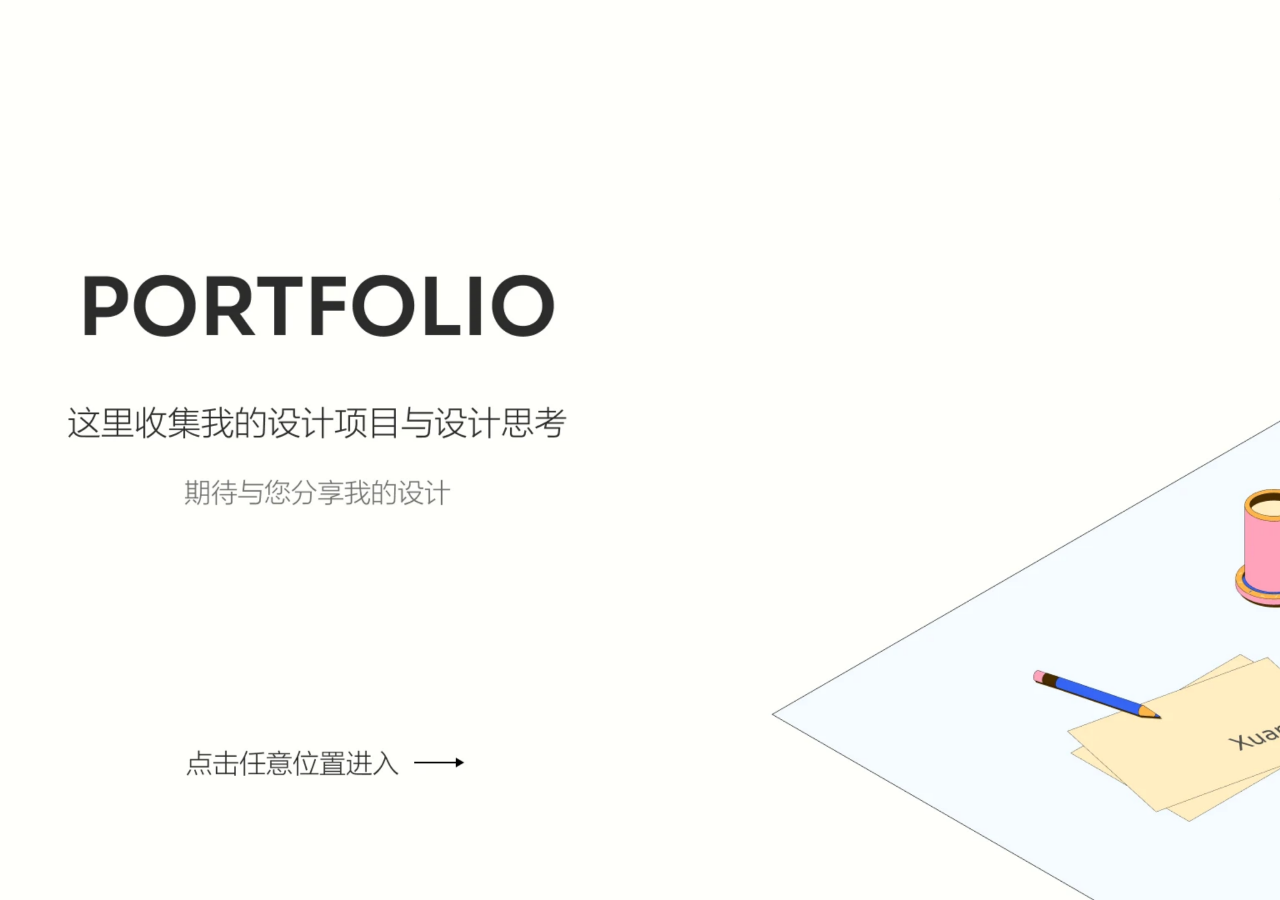
<file: index.html>
<!doctype html>
<html lang="zh-CN">
  <head>
    <meta charset="utf-8" />
    <meta name="viewport" content="width=device-width, initial-scale=1" />
    <title>Portfolio Scene</title>
    <link rel="stylesheet" href="./styles.css" />
    <link rel="stylesheet" href="./page-transition.css" />
  </head>
  <body>
    <main class="viewport" aria-label="Portfolio scene">
      <div class="scene-stage">
        <img
          class="scene"
          src="./assets/scene.webp"
          alt="Portfolio cover and entrance scene"
          width="3840"
          height="1462"
          draggable="false" decoding="async"
        />
        <button
          class="view1-button"
          style="--x: 1971px; --y: 124px; --w: 40px; --h: 40px"
          type="button"
          data-view="cover"
          aria-label="Back to cover"
        >
          <img src="./assets/back-button.webp" alt="" draggable="false" decoding="async" />
        </button>
        <button
          class="entry-object"
          style="--x: 2030.994px; --y: 127px; --w: 338.055px; --h: 435.459px; --asset: url('./assets/project-1.webp')"
          type="button"
          data-entry="project-1"
          data-href="project-1/"
          aria-label="Project 1"
        >
          <span class="entry-ghost" aria-hidden="true"></span>
          <img class="entry-art" src="./assets/project-1.webp" alt="" draggable="false" decoding="async" />
        </button>
        <button
          class="entry-object"
          style="--x: 2223.994px; --y: 623px; --w: 291.025px; --h: 249.764px; --asset: url('./assets/project-2.webp')"
          type="button"
          data-entry="project-2"
          data-href="project-2/"
          aria-label="Project 2"
        >
          <span class="entry-ghost" aria-hidden="true"></span>
          <img class="entry-art" src="./assets/project-2.webp" alt="" draggable="false" decoding="async" />
        </button>
        <button
          class="entry-object"
          style="--x: 2459.994px; --y: 266px; --w: 343.137px; --h: 367.136px; --asset: url('./assets/project-3.webp')"
          type="button"
          data-entry="project-3"
          data-href="project-3/"
          aria-label="Project 3"
        >
          <span class="entry-ghost" aria-hidden="true"></span>
          <img class="entry-art" src="./assets/project-3.webp" alt="" draggable="false" decoding="async" />
        </button>
        <button
          class="entry-object"
          style="--x: 2628.994px; --y: 670px; --w: 398.381px; --h: 252.888px; --asset: url('./assets/project-4.webp')"
          type="button"
          data-entry="project-4"
          data-href="project-4/"
          aria-label="Project 4"
        >
          <span class="entry-ghost" aria-hidden="true"></span>
          <img class="entry-art" src="./assets/project-4.webp" alt="" draggable="false" decoding="async" />
        </button>
        <button
          class="entry-object"
          style="--x: 3289.994px; --y: 332px; --w: 352.153px; --h: 337px; --asset: url('./assets/about-me.webp')"
          type="button"
          data-entry="about-me"
          data-href="about/"
          aria-label="About Me"
        >
          <span class="entry-ghost" aria-hidden="true"></span>
          <img class="entry-art" src="./assets/about-me.webp" alt="" draggable="false" decoding="async" />
        </button>
      </div>
    </main>
    <script src="./page-transition.js"></script>
    <script src="./script.js"></script>
  </body>
</html>
</file>
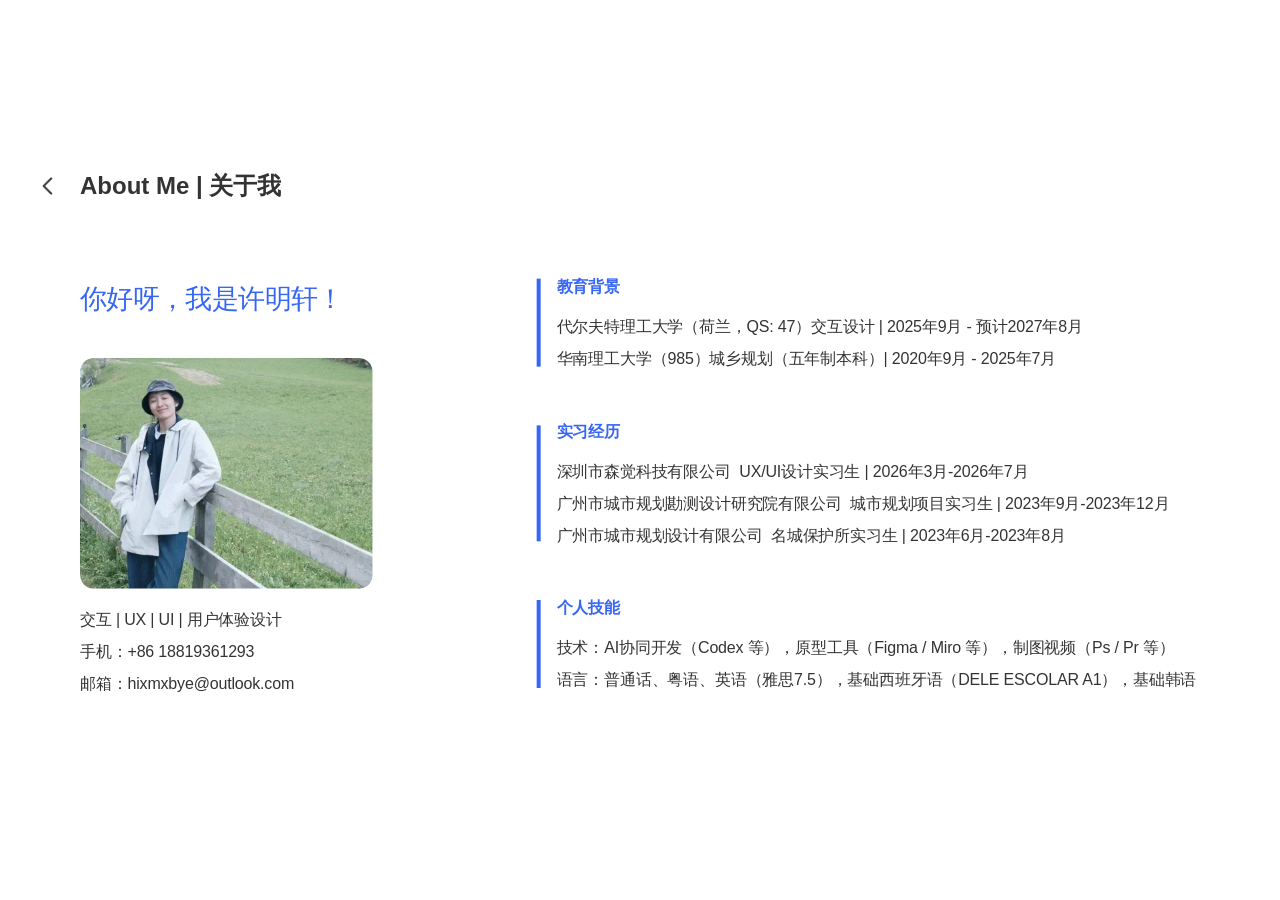
<file: about/index.html>
<!doctype html>
<html lang="zh-CN">
  <head>
    <meta charset="utf-8" />
    <meta name="viewport" content="width=device-width, initial-scale=1" />
    <title>About Me</title>
    <link rel="stylesheet" href="../page-transition.css" />
    <link rel="stylesheet" href="../back-navigation.css" />
    <link rel="stylesheet" href="./about.css" />
  </head>
  <body class="about-body page-transition-enter">
    <main class="about-page page-transition-surface" aria-label="About Me">
      <section class="about-artboard" data-node-id="524:1382" data-name="0-2" data-scale-artboard>
        <button class="figma-back-button" type="button" data-back-to-portfolio aria-label="Back to Portfolio"><img src="../assets/back-button.webp" alt="" draggable="false" decoding="async" /></button>
        <div class="frame-title" data-node-id="529:5448">
          <p data-node-id="529:5449">About Me | 关于我</p>
        </div>

        <p class="greeting" data-node-id="539:1219">你好呀，我是许明轩！</p>

        <div class="profile-frame" data-node-id="546:1272" data-name="230b1261bb6e208a6ebb73f917669f3c 1">
          <img
            class="profile-photo"
            src="../assets/about-profile-crop.webp"
            alt="许明轩"
            draggable="false" decoding="async"
          />
        </div>

        <div class="contact-text" data-node-id="543:1431">
          <p>交互 | UX | UI | 用户体验设计</p>
          <p>手机：+86 18819361293</p>
          <p>邮箱：hixmxbye@outlook.com</p>
        </div>

        <div class="resume-frame" data-node-id="535:1236">
          <section class="resume-section education" data-node-id="529:5460">
            <div class="accent-wrap" data-node-id="529:5461">
              <div class="accent"></div>
            </div>
            <div class="resume-copy" data-node-id="529:5462">
              <p class="section-title" data-node-id="529:5463">教育背景</p>
              <div class="section-body education-body" data-node-id="529:5464">
                <p>代尔夫特理工大学（荷兰，QS: 47）交互设计 | 2025年9月 - 预计2027年8月</p>
                <p>华南理工大学（985）城乡规划（五年制本科）| 2020年9月 - 2025年7月</p>
              </div>
            </div>
          </section>

          <section class="resume-section internship" data-node-id="535:1219">
            <div class="accent-wrap" data-node-id="535:1220">
              <div class="accent"></div>
            </div>
            <div class="resume-copy" data-node-id="535:1221">
              <p class="section-title" data-node-id="535:1222">实习经历</p>
              <div class="section-body internship-body" data-node-id="535:1223">
                <p>深圳市森觉科技有限公司&nbsp; UX/UI设计实习生 | 2026年3月-2026年7月</p>
                <p>广州市城市规划勘测设计研究院有限公司&nbsp; 城市规划项目实习生 | 2023年9月-2023年12月</p>
                <p>广州市城市规划设计有限公司&nbsp; 名城保护所实习生 | 2023年6月-2023年8月</p>
              </div>
            </div>
          </section>

          <section class="resume-section skills" data-node-id="535:1225">
            <div class="accent-wrap" data-node-id="535:1226">
              <div class="accent"></div>
            </div>
            <div class="resume-copy" data-node-id="535:1227">
              <p class="section-title" data-node-id="535:1228">个人技能</p>
              <div class="section-body skills-body" data-node-id="535:1229">
                <p>技术：AI协同开发（Codex 等），原型工具（Figma / Miro 等），制图视频（Ps / Pr 等）</p>
                <p>语言：普通话、粤语、英语（雅思7.5），基础西班牙语（DELE ESCOLAR A1），基础韩语</p>
              </div>
            </div>
          </section>
        </div>
      </section>
    </main>
    <script src="../page-transition.js"></script>
    <script src="../back-navigation.js"></script>
  </body>
</html>
</file>
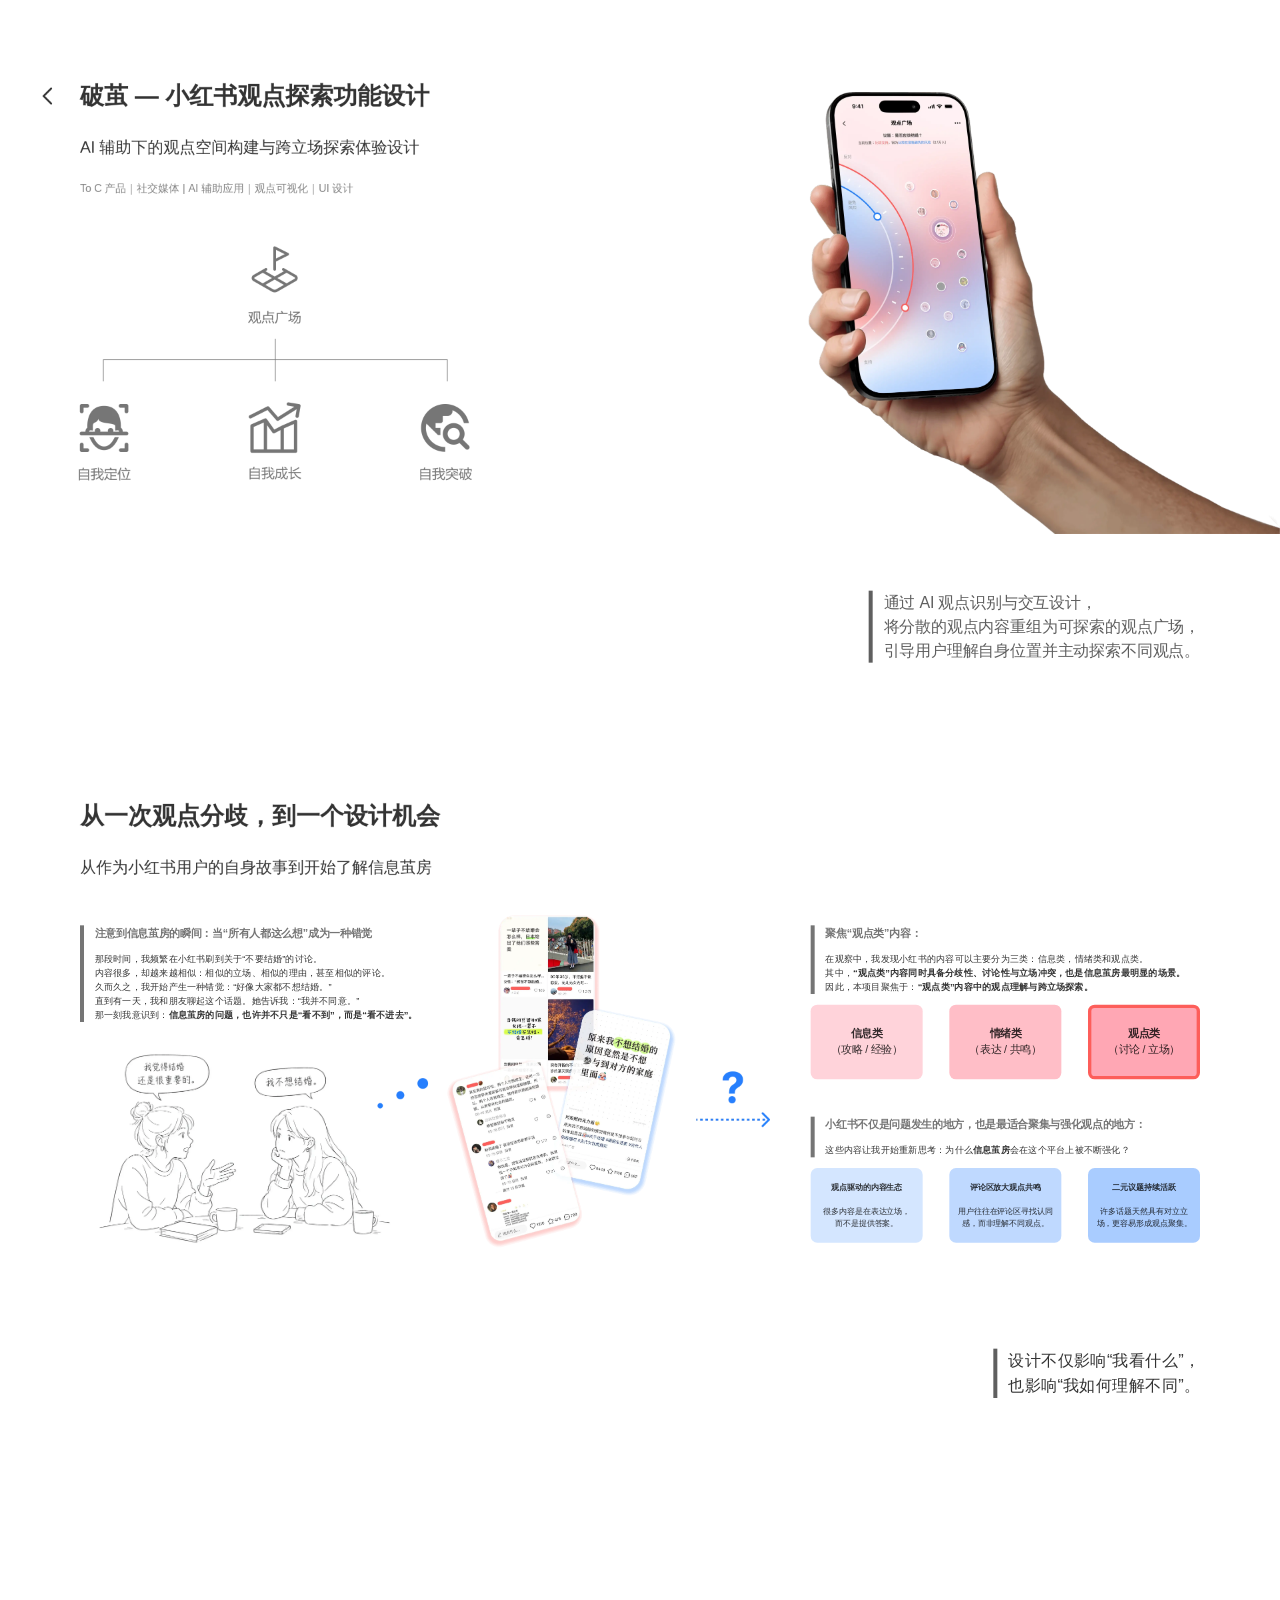
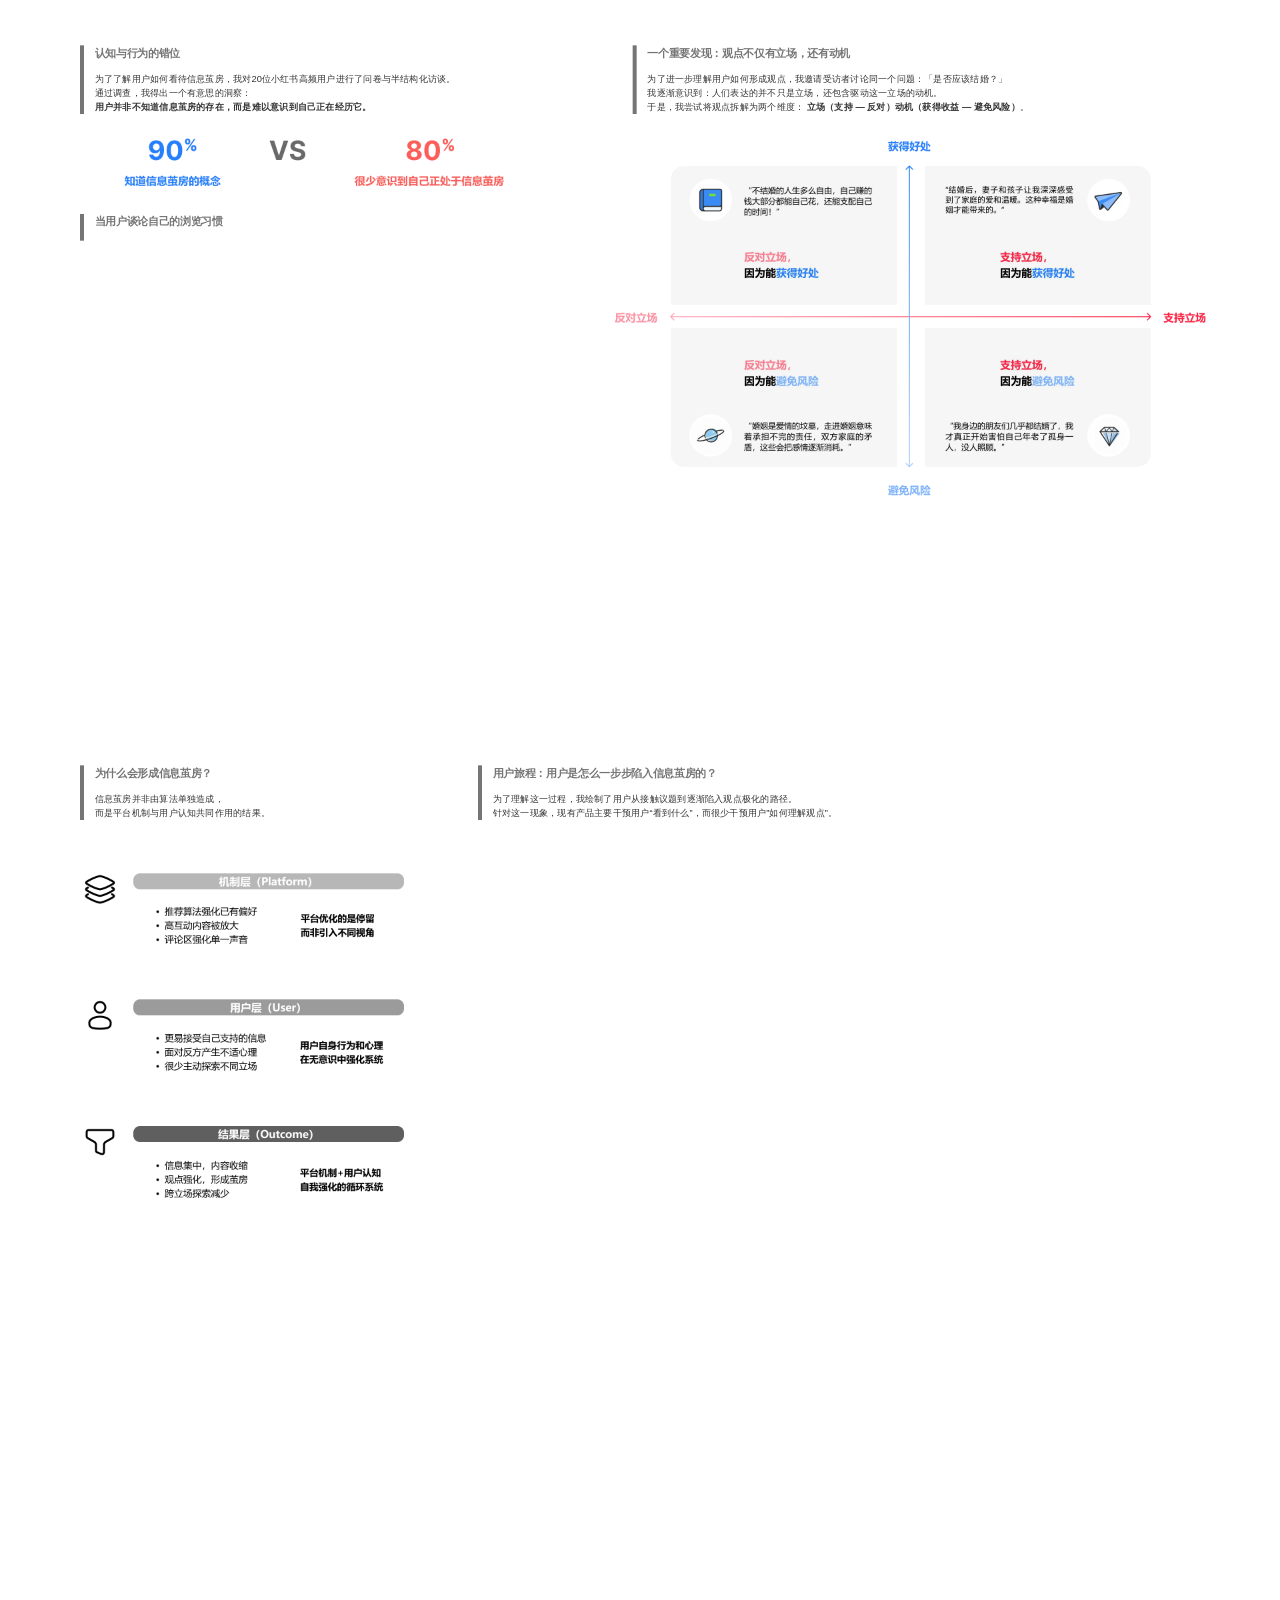
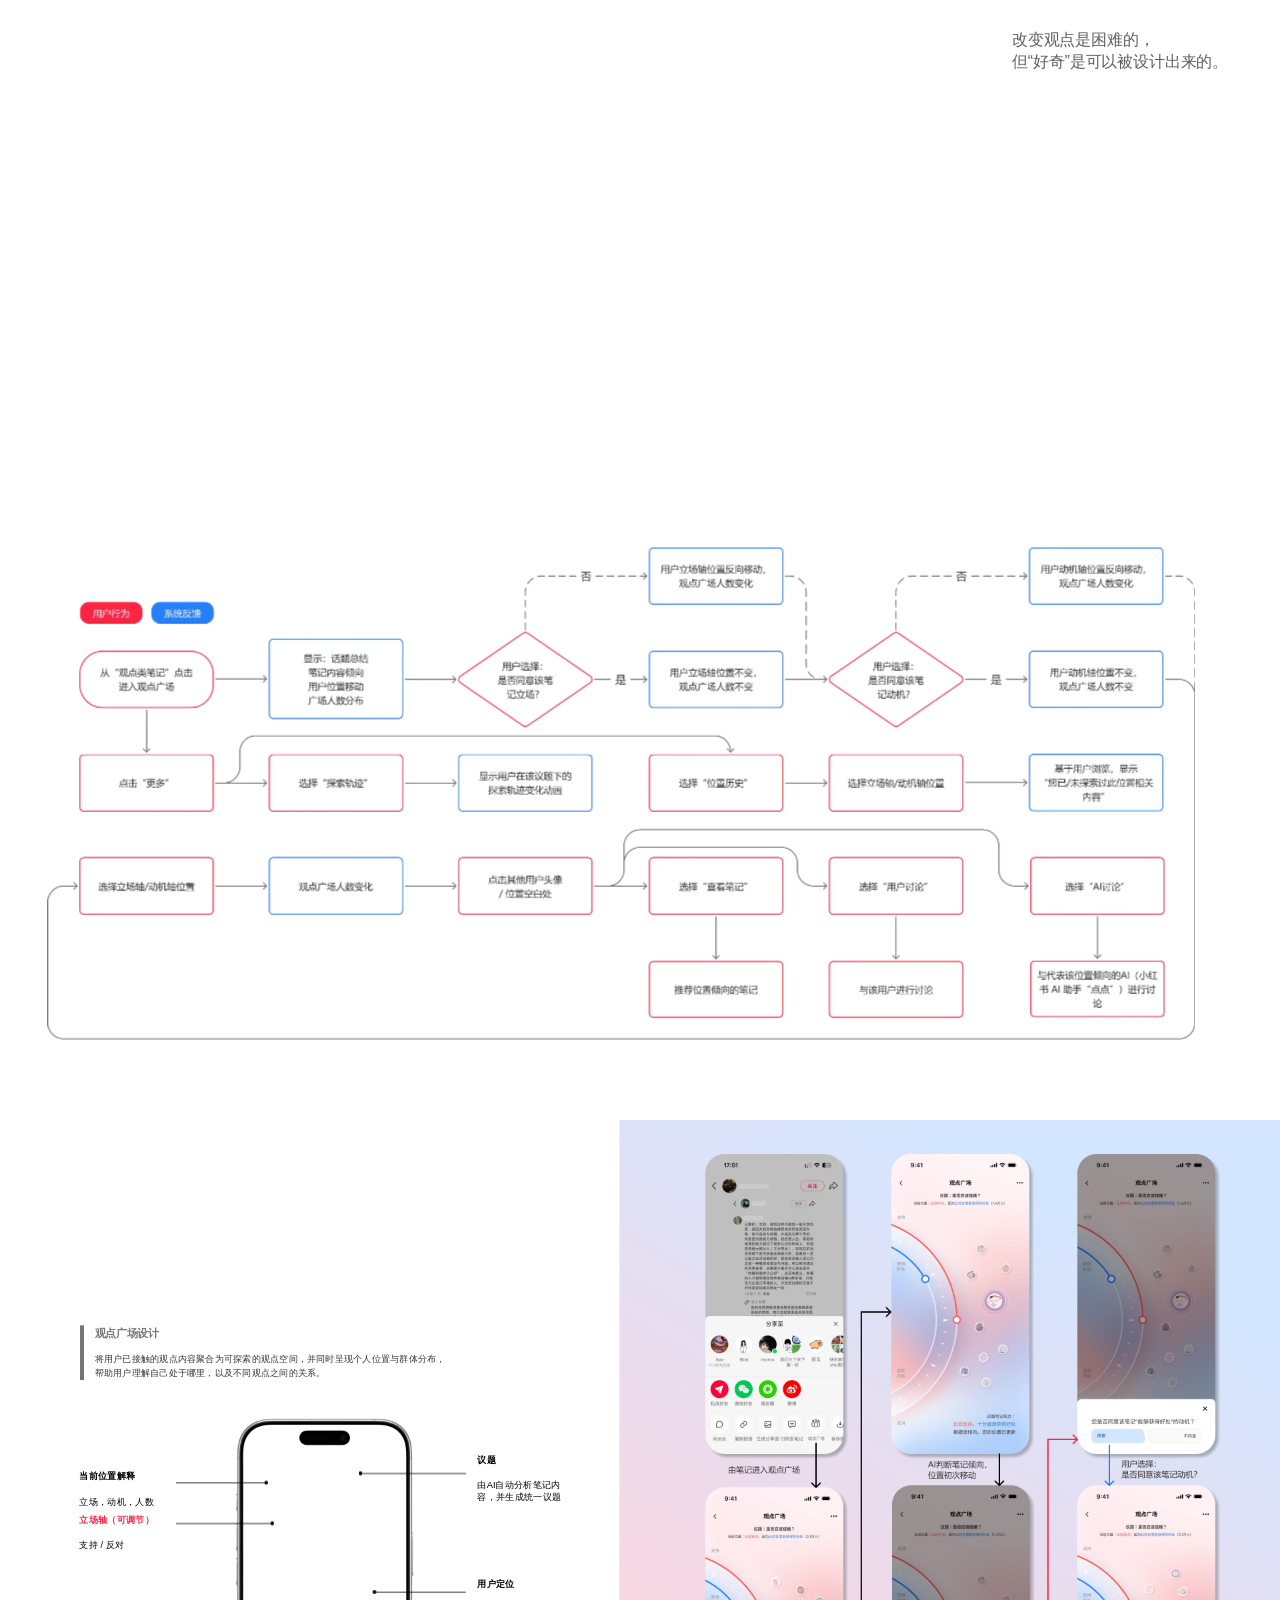
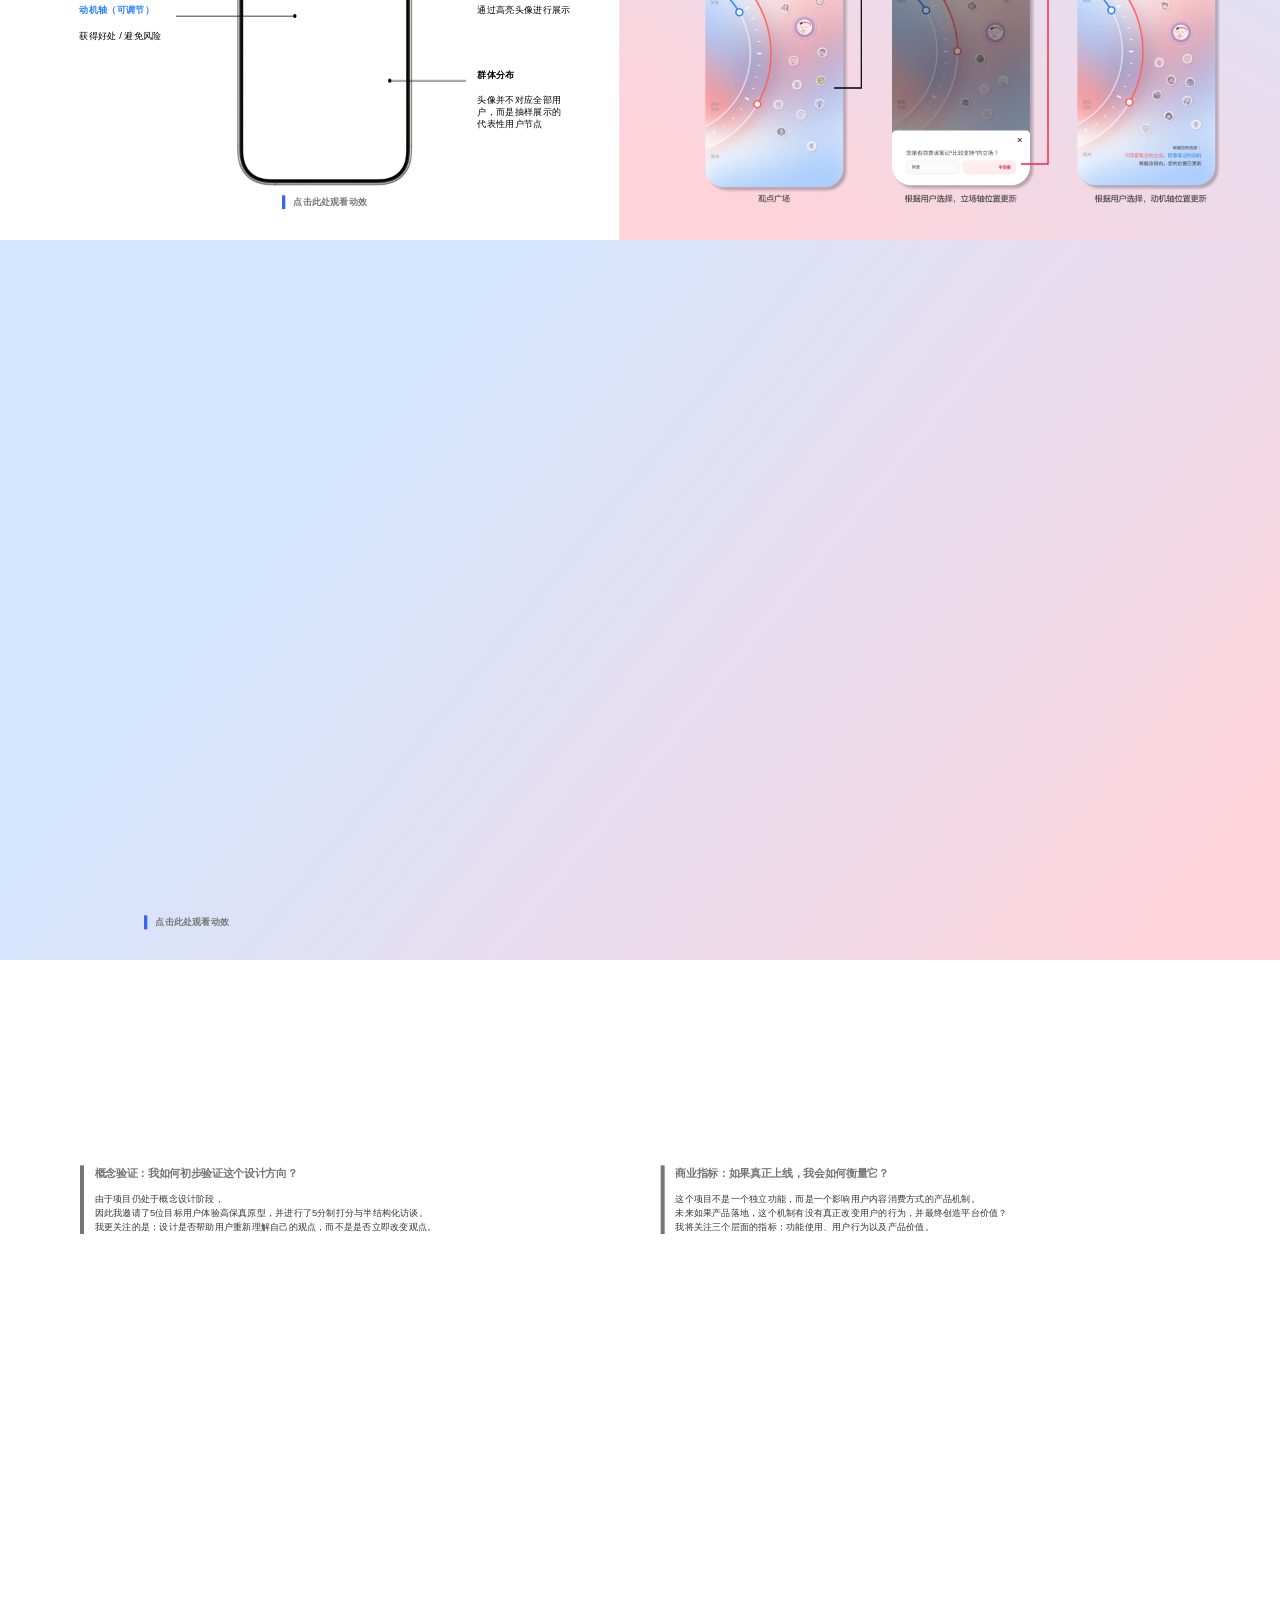
<file: project-1/index.html>
﻿<!doctype html>
<html lang="zh-CN">
  <head>
    <meta charset="utf-8" />
    <meta name="viewport" content="width=device-width, initial-scale=1" />
    <title>Project 1 - 破茧</title>
    <link rel="stylesheet" href="../back-navigation.css" />
    <link rel="stylesheet" href="./styles.css" />
  </head>
  <body>
    <main class="project-scroll" aria-label="Project 1 case study">
      <div class="design-stage">
        <section class="figma-frame page-1" data-node-id="331:546">
          <button class="figma-back-button" type="button" data-back-to-portfolio aria-label="Back to Portfolio"><img src="../assets/back-button.png" alt="" draggable="false" decoding="async" /></button>
          <img class="asset p1-img1" src="./assets/p1-1.webp" alt="" draggable="false" decoding="async" />
          <img class="asset p1-img2" src="./assets/p1-2.webp" alt="" draggable="false" decoding="async" />
          <div class="title p1-title">
            <h1>破茧 — 小红书观点探索功能设计&nbsp;&nbsp;</h1>
            <p class="subtitle">AI 辅助下的观点空间构建与跨立场探索体验设计</p>
            <p class="meta">To C 产品｜社交媒体 | AI 辅助应用｜观点可视化｜UI 设计</p>
          </div>
          <div class="gradient-band band-1">
            <div class="band-rule gray"></div>
            <div class="band-copy">通过 AI 观点识别与交互设计，<br />将分散的观点内容重组为可探索的观点广场，<br />引导用户理解自身位置并主动探索不同观点。</div>
          </div>
        </section>

        <section class="figma-frame page-2" data-node-id="332:3792">
          <div class="title p2-title"><h1>从一次观点分歧，到一个设计机会</h1><p class="subtitle">从作为小红书用户的自身故事到开始了解信息茧房</p></div>
          <div class="note p2-note1"><h2>注意到信息茧房的瞬间：当“所有人都这么想”成为一种错觉</h2><p>那段时间，我频繁在小红书刷到关于“不要结婚”的讨论。<br />内容很多，却越来越相似：相似的立场、相似的理由，甚至相似的评论。<br />久而久之，我开始产生一种错觉：“好像大家都不想结婚。”<br />直到有一天，我和朋友聊起这个话题。她告诉我：“我并不同意。”<br />那一刻我意识到：<strong>信息茧房的问题，也许并不只是“看不到”，而是“看不进去”。</strong></p></div>
          <img class="asset p2-img1" src="./assets/p2-1.webp" alt="" draggable="false" decoding="async" loading="lazy" />
          <img class="asset p2-img2" src="./assets/p2-2.webp" alt="" draggable="false" decoding="async" loading="lazy" />
          <div class="note p2-note2"><h2>聚焦“观点类”内容：</h2><p>在观察中，我发现小红书的内容可以主要分为三类：信息类，情绪类和观点类。<br />其中，<strong>“观点类”内容同时具备分歧性、讨论性与立场冲突，也是信息茧房最明显的场景。</strong><br />因此，本项目聚焦于：<strong>“观点类”内容中的观点理解与跨立场探索。</strong></p></div>
          <div class="card-row p2-cards1"><div class="pill c1"><div class="pill-text top-card"><p class="bold">信息类</p><p>（攻略 / 经验）</p></div></div><div class="pill c2"><div class="pill-text top-card"><p class="bold">情绪类</p><p>（表达 / 共鸣）</p></div></div><div class="pill c3 selected"><div class="pill-text top-card"><p class="bold">观点类</p><p>（讨论 / 立场）</p></div></div></div>
          <div class="note p2-note3"><h2>小红书不仅是问题发生的地方，也是最适合聚集与强化观点的地方：</h2><p>这些内容让我开始重新思考：为什么<strong>信息茧房</strong>会在这个平台上被不断强化？</p></div>
          <div class="card-row p2-cards2"><div class="pill small s1"><div class="pill-text bottom-card w132"><p class="bold">观点驱动的内容生态</p><p aria-hidden="true">&ZeroWidthSpace;</p><p>很多内容是在表达立场，而不是提供答案。</p></div></div><div class="pill small s2"><div class="pill-text bottom-card w149"><p class="bold">评论区放大观点共鸣</p><p aria-hidden="true">&ZeroWidthSpace;</p><p>用户往往在评论区寻找认同感，而非理解不同观点。</p></div></div><div class="pill small s3"><div class="pill-text bottom-card w144"><p class="bold">二元议题持续活跃</p><p aria-hidden="true">&ZeroWidthSpace;</p><p>许多话题天然具有对立立场，更容易形成观点聚集。</p></div></div></div>
          <div class="solid-band pink-band"><div class="band-rule gray short"></div><div class="bottom-copy">设计不仅影响“我看什么”，<br />也影响“我如何理解不同”。</div></div>
        </section>

        <section class="figma-frame page-3" data-node-id="332:3905">
          <img class="asset p3-img1" src="./assets/p3-1.webp" alt="" draggable="false" decoding="async" loading="lazy" />
          <img class="asset p3-img2" src="./assets/p3-2.webp" alt="" draggable="false" decoding="async" loading="lazy" />
          <img class="asset p3-img3" src="./assets/p3-3.webp" alt="" draggable="false" decoding="async" loading="lazy" />
          <div class="title p3-title"><h1>用户调研：这不是我一个人的体验</h1><p class="subtitle">我与一些高频使用小红书的用户进行了简短访谈与观察</p></div>
          <div class="note p3-note1"><h2>认知与行为的错位</h2><p>为了了解用户如何看待信息茧房，我对20位小红书高频用户进行了问卷与半结构化访谈。<br />通过调查，我得出一个有意思的洞察：<br /><strong>用户并非不知道信息茧房的存在，而是难以意识到自己正在经历它。</strong></p></div>
          <div class="note p3-note2"><h2>一个重要发现：观点不仅有立场，还有动机</h2><p>为了进一步理解用户如何形成观点，我邀请受访者讨论同一个问题：「是否应该结婚？」<br />我逐渐意识到：人们表达的并不只是立场，还包含驱动这一立场的动机。<br />于是，我尝试将观点拆解为两个维度： <strong>立场（支持 — 反对）动机（获得收益 — 避免风险）</strong>。</p></div>
          <div class="note p3-note3"><h2>当用户谈论自己的浏览习惯</h2></div>
        </section>

        <section class="figma-frame page-4" data-node-id="405:1004">
          <img class="asset p4-img1" src="./assets/p4-1.webp" alt="" draggable="false" decoding="async" loading="lazy" />
          <img class="asset p4-img2" src="./assets/p4-2.webp" alt="" draggable="false" decoding="async" loading="lazy" />
          <div class="title p4-title"><h1>信息茧房是如何一步步形成的？</h1><p class="subtitle">从平台机制、用户认知到行为路径，寻找设计真正能够介入的位置</p></div>
          <div class="note p4-note1"><h2>为什么会形成信息茧房？</h2><p>信息茧房并非由算法单独造成，<br />而是平台机制与用户认知共同作用的结果。</p></div>
          <div class="note p4-note2"><h2>用户旅程：用户是怎么一步步陷入信息茧房的？</h2><p>为了理解这一过程，我绘制了用户从接触议题到逐渐陷入观点极化的路径。<br />针对这一现象，现有产品主要干预用户“看到什么”，而很少干预用户”如何理解观点”。</p></div>
        </section>

        <section class="figma-frame page-5" data-node-id="405:1932">
          <img class="asset p5-img1" src="./assets/p5-1.webp" alt="" draggable="false" decoding="async" loading="lazy" />
          <div class="title p5-title"><h1>设计触点与策略构思</h1><p class="subtitle wide">通过聚合与分析用户已浏览的观点内容，帮助用户看见自己所处的位置，并探索位置之外的世界</p></div>
          <div class="blue-panel"><p>改变观点是困难的，<br />但“好奇”是可以被设计出来的。</p></div>
        </section>

        <section class="figma-frame page-6" data-node-id="414:921">
          <div class="title p6-title"><h1>用户流程图</h1><p class="subtitle">从一篇帖子，到一次观点探索</p></div>
          <img class="asset p6-img1" src="./assets/p6-1.webp" alt="" draggable="false" decoding="async" loading="lazy" />
        </section>

        <section class="figma-frame page-7" data-node-id="417:1647">
          <div class="p7-bg"></div>
          <img class="asset p7-img2" src="./assets/p7-2-20260713.webp" alt="" draggable="false" decoding="async" loading="lazy" />
          <img class="asset p7-img1" src="./assets/p7-1-20260713-main.webp" alt="" draggable="false" decoding="async" loading="lazy" />
          <video class="asset p7-video" src="./assets/page7-video.mp4" preload="auto" muted playsinline></video>
          <div class="p7-video-blackout" aria-hidden="true"></div>
          <img class="asset p7-img1-overlay" src="./assets/p7-1-20260713-overlay.webp" alt="" draggable="false" decoding="async" loading="lazy" />
          <div class="title p7-title"><h1>核心界面：高保真设计</h1><p class="subtitle">从位置校准到跨立场交流，构建完整的探索体验</p></div>
          <div class="note p7-note"><h2>观点广场设计</h2><p>将用户已接触的观点内容聚合为可探索的观点空间，并同时呈现个人位置与群体分布，帮助用户理解自己处于哪里，以及不同观点之间的关系。</p></div>
          <p class="label red l1"><strong>立场轴（可调节）</strong><br /><span>支持 / 反对</span></p>
          <p class="label blue l2"><strong>动机轴（可调节）</strong><br /><span>获得好处 / 避免风险</span></p>
          <p class="label l3"><strong>当前位置解释</strong><br /><span>立场，动机，人数</span></p>
          <p class="label l4"><strong>议题</strong><br /><span>由AI自动分析笔记内容，并生成统一议题</span></p>
          <p class="label l5"><strong>用户定位</strong><br /><span>通过高亮头像进行展示</span></p>
          <p class="label l6"><strong>群体分布</strong><br /><span>头像并不对应全部用户，而是抽样展示的代表性用户节点</span></p>
          <p class="mini m1">由笔记进入观点广场</p><p class="mini m2">AI判断笔记倾向，<br />位置初次移动</p><p class="mini m3">用户选择：<br />是否同意该笔记立场？</p><p class="mini m4">用户选择：<br />是否同意该笔记动机？</p><p class="mini m5">根据用户选择，<br />立场轴位置发生移动</p><p class="mini m6">根据用户选择，<br />动机轴位置发生移动</p>
          <img class="vector v1" src="./assets/p7-v1.svg" alt="" decoding="async" loading="lazy" /><img class="vector v2" src="./assets/p7-v2.svg" alt="" decoding="async" loading="lazy" /><img class="vector v3" src="./assets/p7-v3.svg" alt="" decoding="async" loading="lazy" /><img class="vector v4" src="./assets/p7-v4.svg" alt="" decoding="async" loading="lazy" /><img class="vector v5" src="./assets/p7-v5.svg" alt="" decoding="async" loading="lazy" /><img class="vector v6" src="./assets/p7-v6.svg" alt="" decoding="async" loading="lazy" />
          <div class="watch-button p7-watch"><span class="button-rule"></span><span class="button-text">点击此处观看动效</span></div>
        </section>

        <section class="figma-frame page-8" data-node-id="417:2372">
          <img class="asset p8-img2" src="./assets/p8-3-source.webp" alt="" draggable="false" decoding="async" loading="lazy" />
          <img class="asset p8-img4" src="./assets/p8-4-source.webp" alt="" draggable="false" decoding="async" loading="lazy" />
          <video class="asset p8-video1" src="./assets/page8-video1.mp4" preload="auto" muted playsinline></video>
          <video class="asset p8-video2" src="./assets/page8-video2.mp4" preload="auto" muted playsinline></video>
          <div class="p8-video-blackout" aria-hidden="true"></div>
          <img class="asset p8-video-ui" src="./assets/page8-video-ui.webp" alt="" draggable="false" decoding="async" loading="lazy" />
          <img class="asset p8-img3" src="./assets/p8-3-20260713.webp" alt="" draggable="false" decoding="async" loading="lazy" />
          <img class="asset p8-img1" src="./assets/p8-1-20260713.webp" alt="" draggable="false" decoding="async" loading="lazy" />
          <p class="mini p8m1">用户在该议题下的探索轨迹动画</p><p class="mini p8m2">用户选择位置后，基于浏览历史显示“您已/未探索过此位置相关内容”</p><p class="mini p8m3">该位置倾向的笔记推荐</p><p class="mini p8m4">与选择的用户进行私信讨论</p><p class="mini p8m5">与代表该位置倾向的AI（小红书AI 助手“点点”）进行讨论</p><p class="mini p8m6">基于讨论内容，位置再次发生变化</p><p class="mini p8m7">点击其他用户头像或任意空白处</p>
          <div class="p8-copy c1"><h2>探索历史</h2><p>记录用户在该议题下的探索过程，包括<strong>探索轨迹</strong>与<strong>位置历史</strong>。通过可视化展示用户的观点迁移路径，并结合浏览历史告知已探索或未探索的观点区域，帮助用户建立对自身探索范围和观点演变的认知。</p></div>
          <div class="p8-copy c2"><h2>观点探索</h2><p>围绕用户所选择的观点位置，提供多种探索方式，包括<strong>浏览该立场相关笔记</strong>、与持有该观点的<strong>用户讨论</strong>以及与代表该位置的<strong>AI助手讨论</strong>。系统将结合用户的浏览与讨论内容，动态更新其在观点空间中的位置，形成持续探索与自我调整的过程。</p></div>
          <button class="p8-action p8-chip p8-play-history" type="button"><span>点击观看</span><strong>探索历史</strong></button>
          <button class="p8-action p8-chip p8-play-view" type="button"><span>点击观看</span><strong>观点探索</strong></button>
          <button class="p8-action p8-chip p8-exit-video" type="button"><span>退出观看</span></button>
          <div class="watch-button p8-watch"><span class="button-rule"></span><span class="button-text">点击此处观看动效</span></div>
        </section>

        <section class="figma-frame page-9" data-node-id="440:2104">
          <img class="asset p9-img1" src="./assets/p9-1.webp" alt="" draggable="false" decoding="async" loading="lazy" />
          <img class="asset p9-img2" src="./assets/p9-2.webp" alt="" draggable="false" decoding="async" loading="lazy" />
          <div class="title p9-title"><h1>初步验证与未来评估</h1><p class="subtitle">通过初步用户反馈验证设计方向，并建立未来的产品评估指标</p></div>
          <div class="note p9-note1"><h2>概念验证：我如何初步验证这个设计方向？</h2><p>由于项目仍处于概念设计阶段，<br />因此我邀请了5位目标用户体验高保真原型，并进行了5分制打分与半结构化访谈。<br />我更关注的是：设计是否帮助用户重新理解自己的观点，而不是是否立即改变观点。</p></div>
          <div class="note p9-note2"><h2>商业指标：如果真正上线，我会如何衡量它？</h2><p>这个项目不是一个独立功能，而是一个影响用户内容消费方式的产品机制。<br />未来如果产品落地，这个机制有没有真正改变用户的行为，并最终创造平台价值？<br />我将关注三个层面的指标：功能使用、用户行为以及产品价值。</p></div>
        </section>
      </div>
    </main>
    <script src="./scale.js"></script>
    <script src="./page7-video.js"></script>
    <script src="./page8-video.js"></script>
    <script src="../back-navigation.js"></script>
  </body>
</html>
</file>
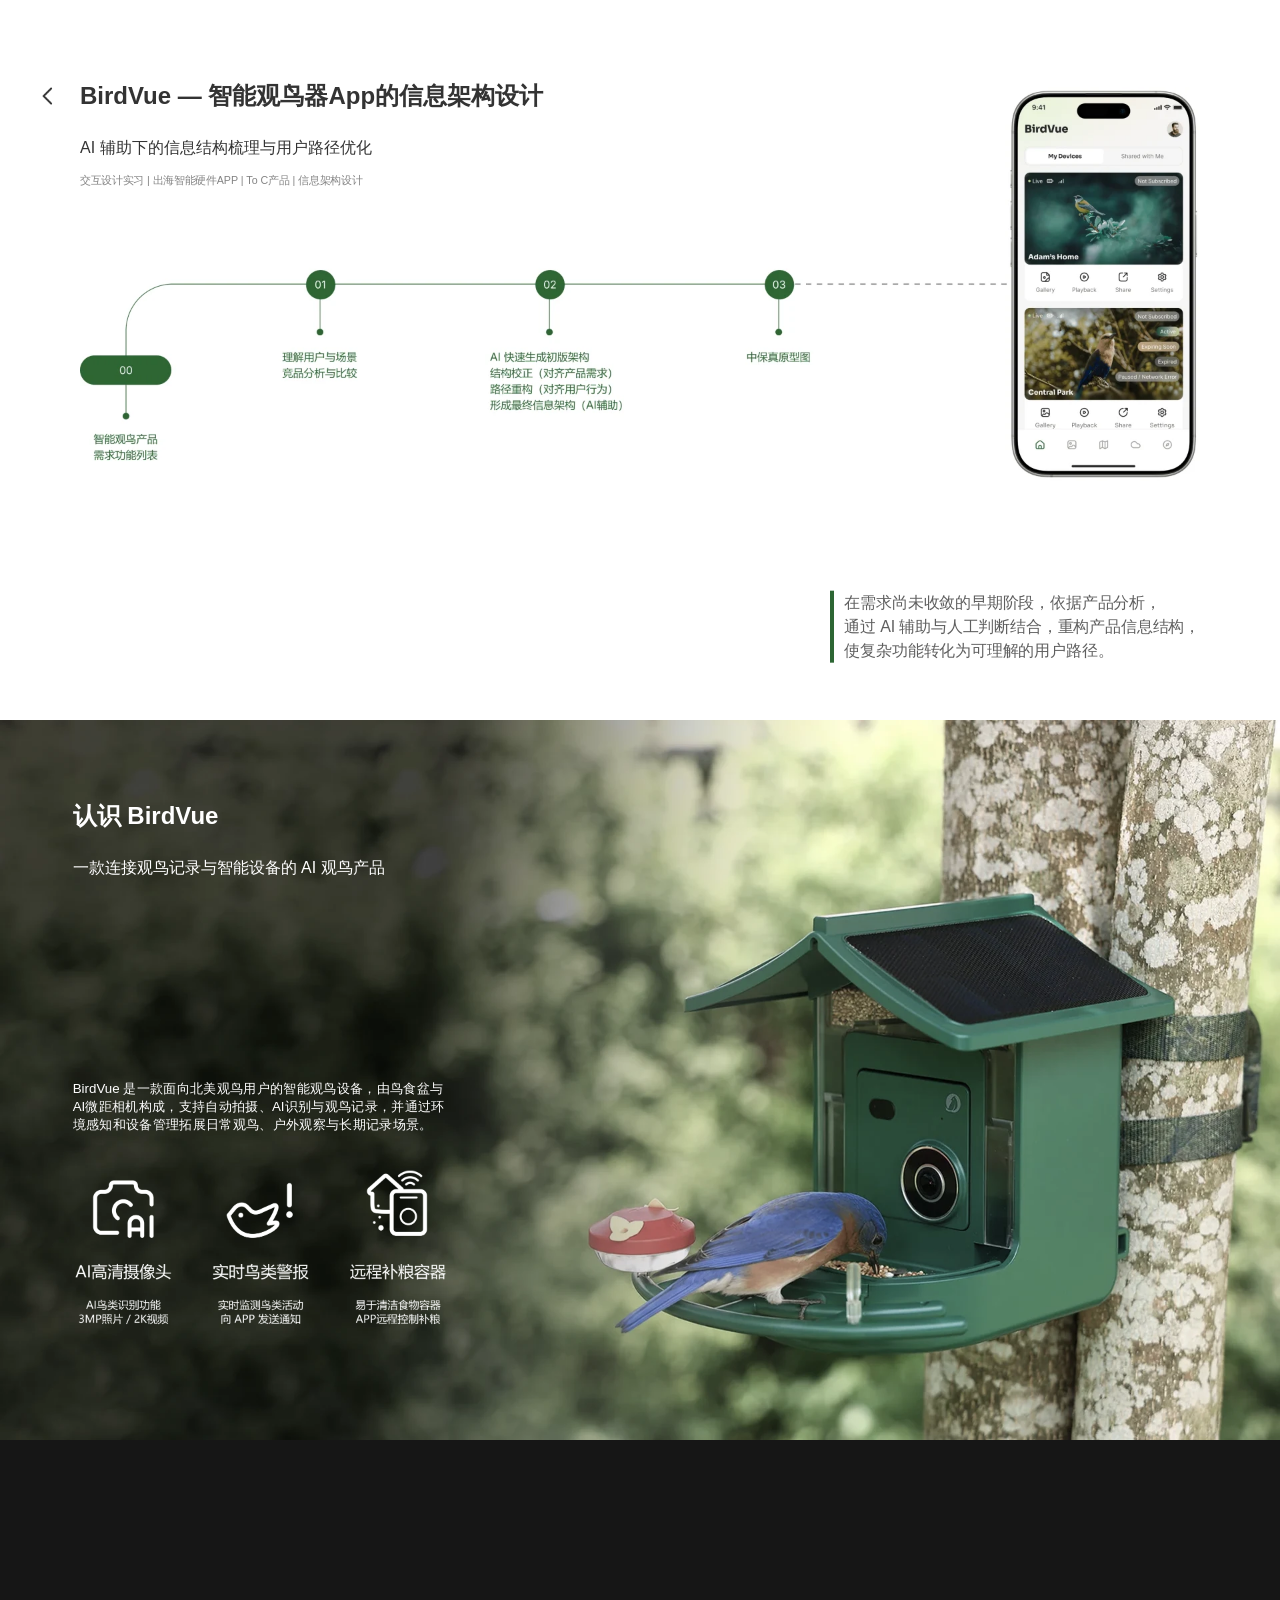
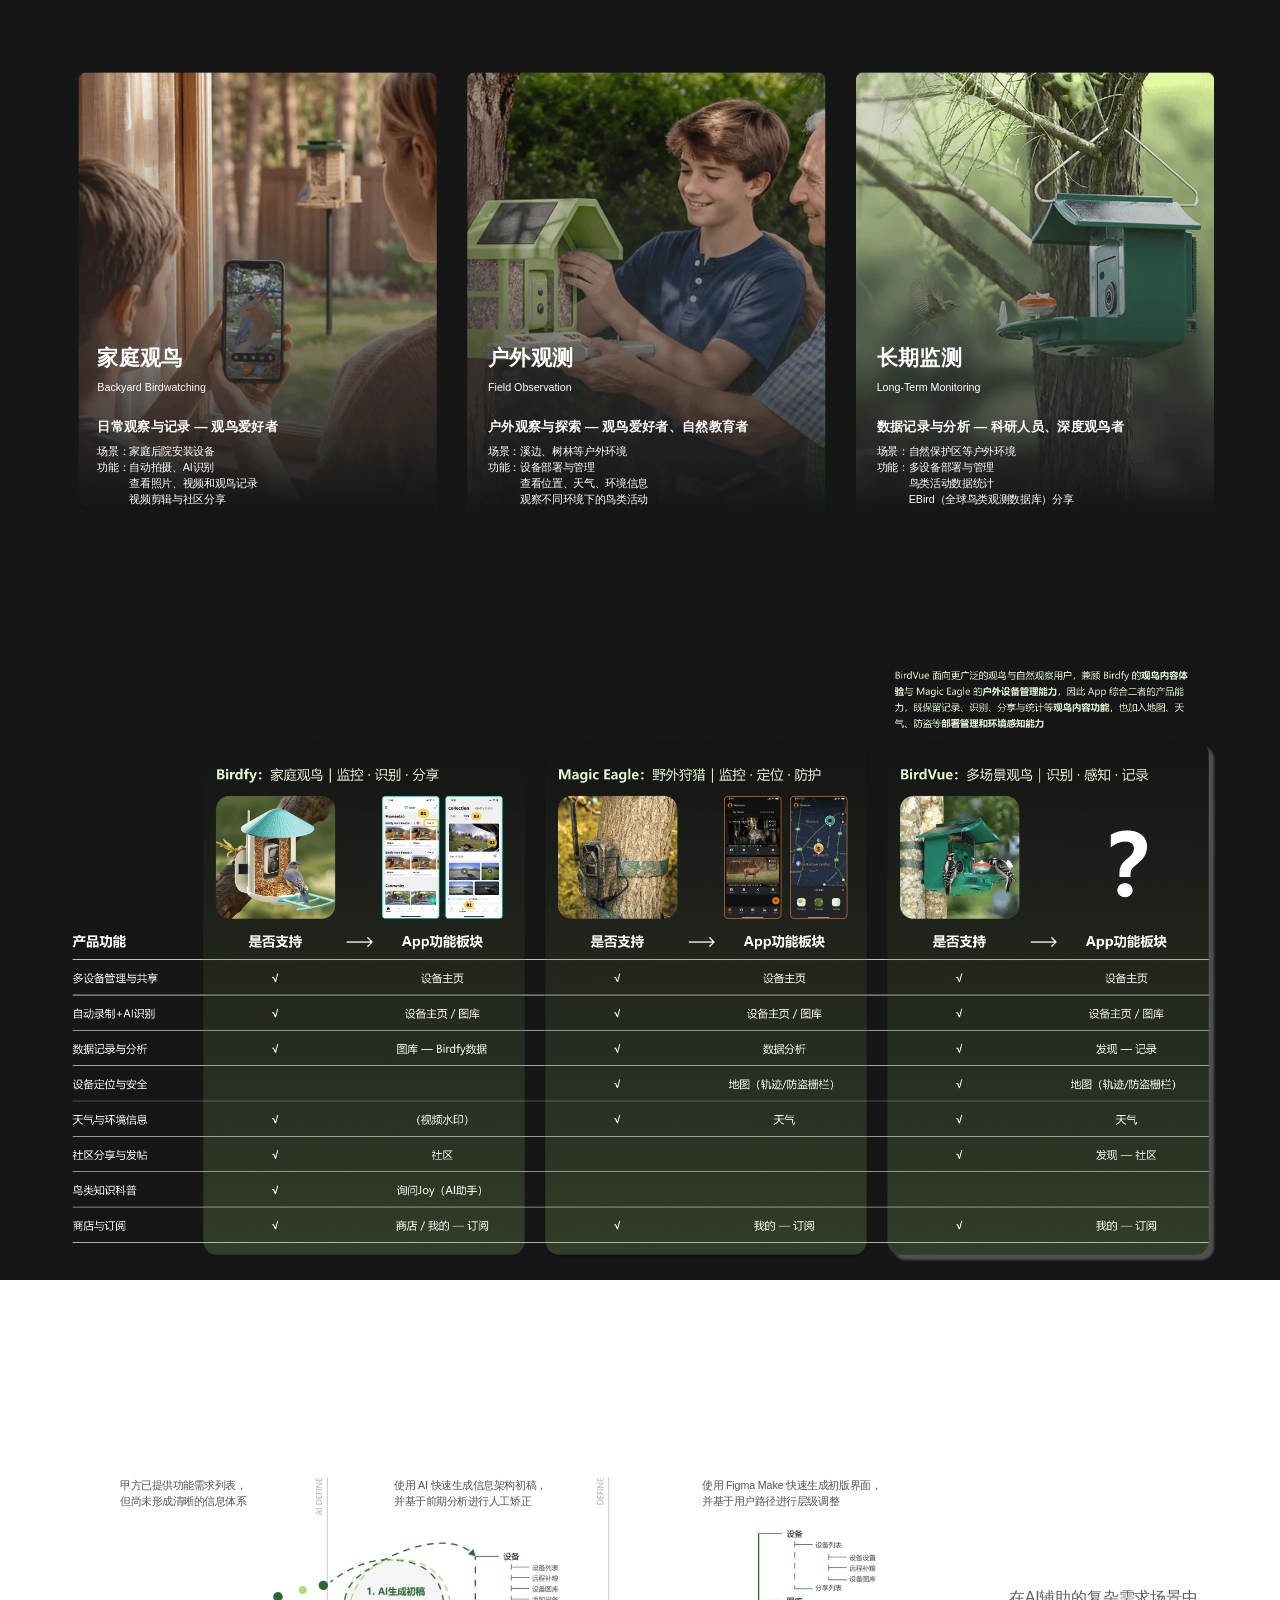
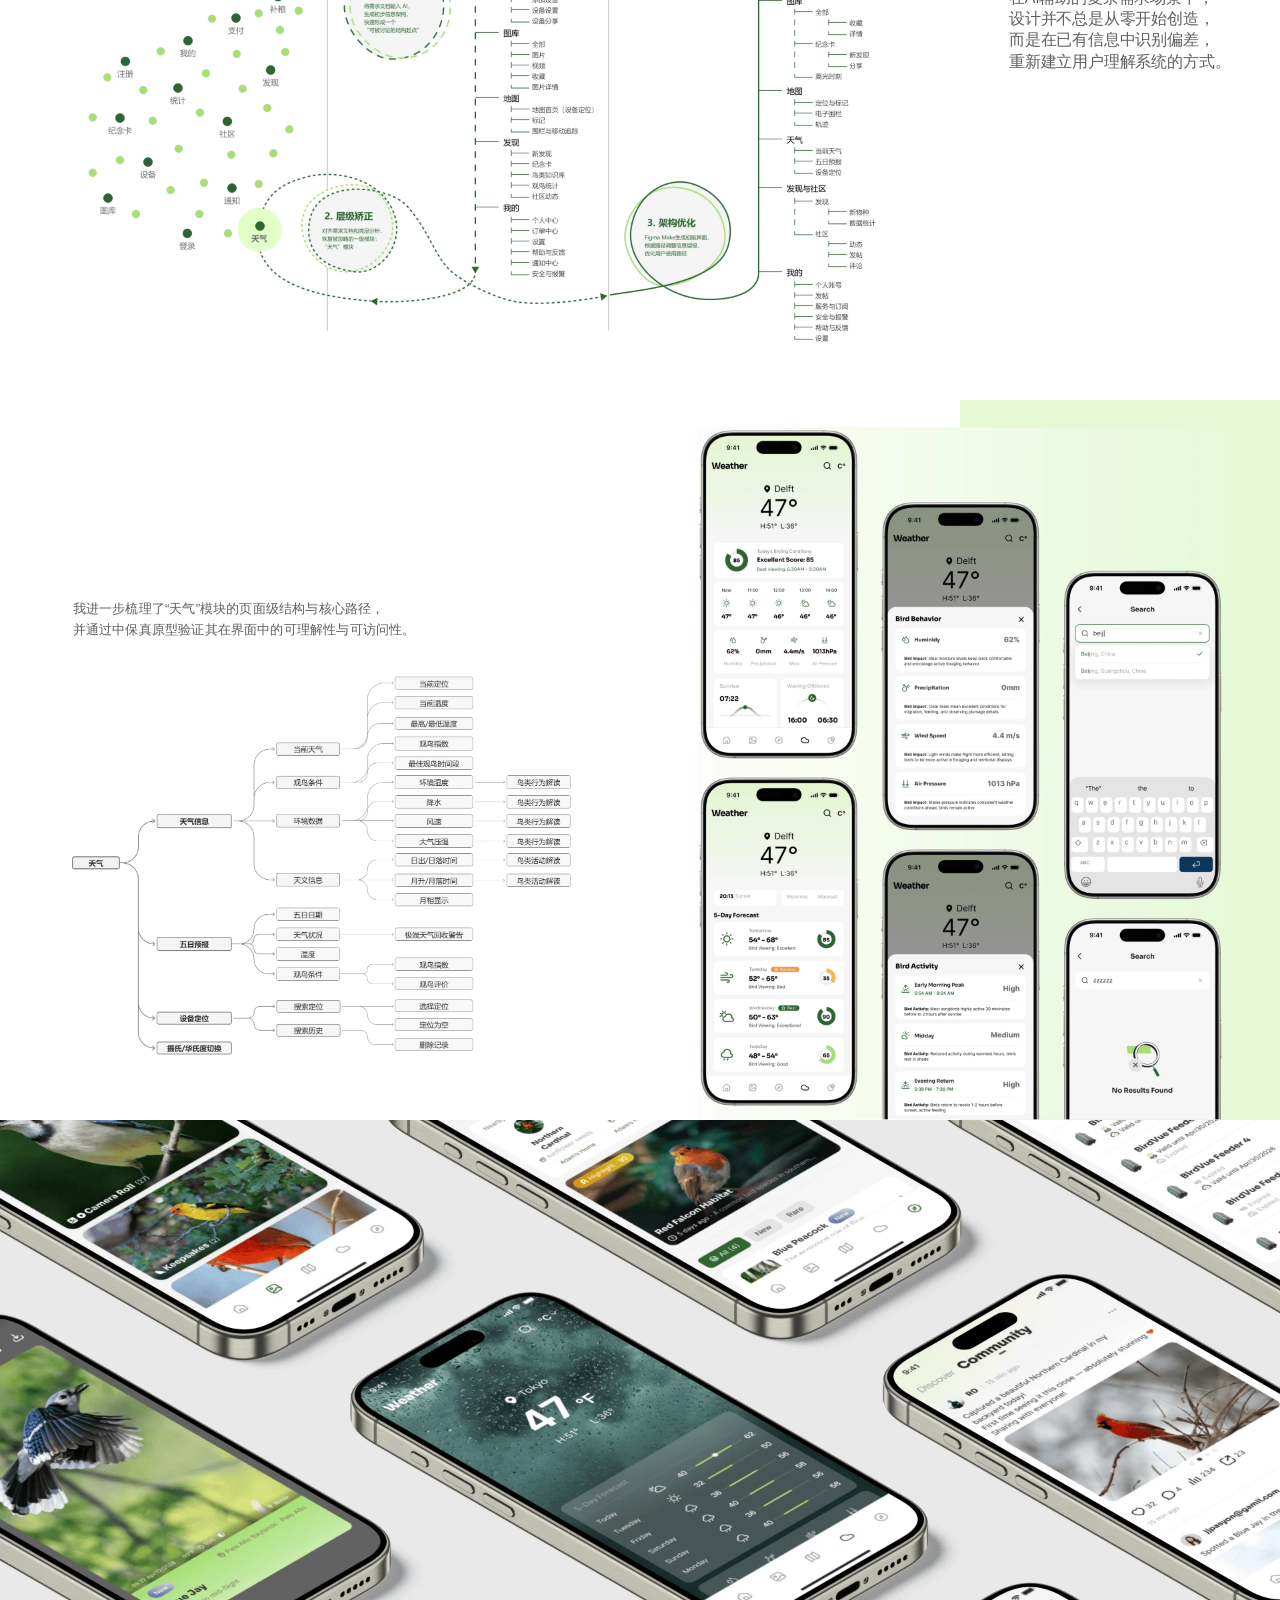
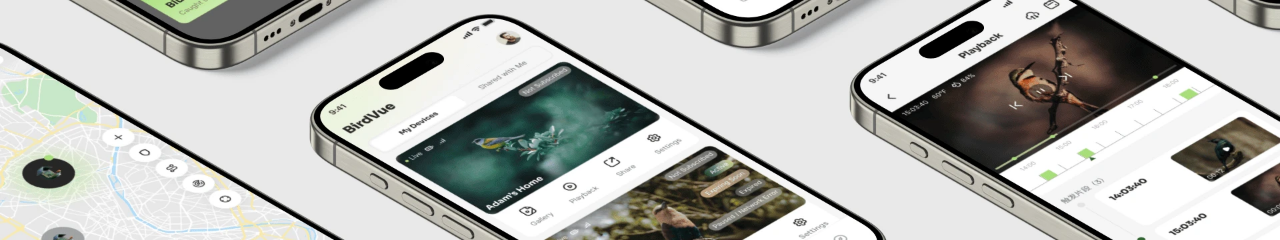
<file: project-2/index.html>
<!doctype html>
<html lang="zh-CN">
  <head>
    <meta charset="utf-8" />
    <meta name="viewport" content="width=device-width, initial-scale=1" />
    <title>Project 2</title>
    <link rel="stylesheet" href="../back-navigation.css" />
    <link rel="stylesheet" href="./styles.css" />
  </head>
  <body>
    <main class="project-scroll" aria-label="Project 2">
      <div class="design-stage">
        <section class="figma-frame page-1" data-node-id="575:1353" data-name="2-0">
        <button class="figma-back-button" type="button" data-back-to-portfolio aria-label="Back to Portfolio"><img src="../assets/back-button.png" alt="" draggable="false" decoding="async" /></button>
        <img
          class="figma-layer page-1-visual"
          src="./assets/page-1-visual.webp"
          alt=""
          draggable="false"
          data-node-id="575:2372" decoding="async"
        />

        <div class="project-title page-1-title title-reveal" data-node-id="575:1354" data-name="标题">
          <h1 data-node-id="575:1355">BirdVue — 智能观鸟器App的信息架构设计&nbsp;&nbsp;</h1>
          <div class="title-substack" data-node-id="575:1356">
            <p class="subtitle" data-node-id="575:1357">AI 辅助下的信息结构梳理与用户路径优化&nbsp;</p>
            <p class="meta" data-node-id="575:1358">交互设计实习 | 出海智能硬件APP | To C产品 | 信息架构设计</p>
          </div>
        </div>

        <div class="page-1-band green-reveal green-reveal-x-left" data-node-id="575:1359" data-name="绿">
          <div class="band-rule" data-node-id="575:1360"></div>
          <div class="band-copy" data-node-id="575:1361">
            <p>在需求尚未收敛的早期阶段，依据产品分析，</p>
            <p>通过 AI 辅助与人工判断结合，重构产品信息结构，</p>
            <p>使复杂功能转化为可理解的用户路径。</p>
          </div>
        </div>
        </section>

        <section class="figma-frame page-new-1" data-node-id="895:2478" data-name="2-1">
        <img
          class="figma-layer new-page-visual page-new-1-bg"
          src="./assets/page-2-1-bg.webp"
          alt=""
          draggable="false"
          data-node-id="896:2854" decoding="async" loading="lazy"
        />

        <div class="project-title new-page-title dark-project-title title-reveal" data-node-id="895:2480" data-name="标题">
          <h1 data-node-id="895:2481">认识 BirdVue</h1>
          <div class="title-substack compact" data-node-id="895:2482">
            <p class="subtitle" data-node-id="895:2483">一款连接观鸟记录与智能设备的 AI 观鸟产品</p>
          </div>
        </div>

        <p class="new-page-copy page-new-1-copy" data-node-id="895:2485">BirdVue 是一款面向北美观鸟用户的智能观鸟设备，由鸟食盆与AI微距相机构成，支持自动拍摄、AI识别与观鸟记录，并通过环境感知和设备管理拓展日常观鸟、户外观察与长期记录场景。</p>

        <img
          class="figma-layer new-page-visual page-new-1-icons"
          src="./assets/page-2-1-icons.webp"
          alt=""
          draggable="false"
          data-node-id="896:2855" decoding="async" loading="lazy"
        />
        </section>

        <section class="figma-frame page-new-2" data-node-id="895:2525" data-name="2-2">
        <div class="project-title new-page-title dark-project-title title-reveal" data-node-id="895:2526" data-name="标题">
          <h1 data-node-id="895:2527">理解核心使用场景</h1>
          <div class="title-substack compact" data-node-id="895:2528">
            <p class="subtitle" data-node-id="895:2529">从日常观鸟到户外观测，覆盖不同深度的自然观察需求</p>
          </div>
        </div>

        <img
          class="figma-layer new-page-visual page-new-2-scenarios"
          src="./assets/page-2-2-scenarios.webp"
          alt=""
          draggable="false"
          data-node-id="896:2859" decoding="async" loading="lazy"
        />

        <div class="scenario-copy scenario-1" data-node-id="895:2536">
          <div class="scenario-heading" data-node-id="895:2537">
            <p class="scenario-title" data-node-id="895:2538">家庭观鸟</p>
            <p class="scenario-en" data-node-id="895:2539">Backyard Birdwatching</p>
          </div>
          <div class="scenario-body" data-node-id="895:2540">
            <p class="scenario-lead" data-node-id="895:2541">日常观察与记录 — 观鸟爱好者</p>
            <div class="scenario-lines" data-node-id="895:2543">
              <p>场景：家庭后院安装设备</p>
              <p>功能：自动拍摄、AI识别</p>
              <p class="scenario-indent">查看照片、视频和观鸟记录</p>
              <p class="scenario-indent">视频剪辑与社区分享</p>
            </div>
          </div>
        </div>

        <div class="scenario-copy scenario-2" data-node-id="895:2544">
          <div class="scenario-heading" data-node-id="895:2545">
            <p class="scenario-title" data-node-id="895:2546">户外观测</p>
            <p class="scenario-en" data-node-id="895:2547">Field Observation</p>
          </div>
          <div class="scenario-body" data-node-id="895:2548">
            <p class="scenario-lead wide" data-node-id="895:2549">户外观察与探索 — 观鸟爱好者、自然教育者</p>
            <div class="scenario-lines" data-node-id="895:2551">
              <p>场景：溪边、树林等户外环境</p>
              <p>功能：设备部署与管理</p>
              <p class="scenario-indent">查看位置、天气、环境信息</p>
              <p class="scenario-indent">观察不同环境下的鸟类活动</p>
            </div>
          </div>
        </div>

        <div class="scenario-copy scenario-3" data-node-id="895:2552">
          <div class="scenario-heading" data-node-id="895:2553">
            <p class="scenario-title" data-node-id="895:2554">长期监测</p>
            <p class="scenario-en" data-node-id="895:2555">Long-term Monitoring</p>
          </div>
          <div class="scenario-body" data-node-id="895:2556">
            <p class="scenario-lead nowrap" data-node-id="895:2557">数据记录与分析 — 科研人员、深度观鸟者</p>
            <div class="scenario-lines wide" data-node-id="895:2559">
              <p>场景：自然保护区等户外环境</p>
              <p>功能：多设备部署与管理</p>
              <p class="scenario-indent">鸟类活动数据统计</p>
              <p class="scenario-indent">eBird（全球鸟类观测数据库）分享</p>
            </div>
          </div>
        </div>
        </section>

        <section class="figma-frame page-new-3" data-node-id="895:2560" data-name="2-3">
        <div class="project-title new-page-title dark-project-title title-reveal" data-node-id="895:2561" data-name="标题">
          <h1 data-node-id="895:2562">从竞品到产品能力</h1>
          <div class="title-substack compact" data-node-id="895:2563">
            <p class="subtitle" data-node-id="895:2564">综合观鸟内容与户外设备管理，构思 BirdVue App 的功能体系</p>
          </div>
        </div>

        <img
          class="figma-layer new-page-visual page-new-3-competition"
          src="./assets/page-2-3-competition.webp"
          alt=""
          draggable="false"
          data-node-id="897:2871" decoding="async" loading="lazy"
        />
        </section>

        <section class="figma-frame page-2" data-node-id="575:1434" data-name="2-4">
        <img
          class="figma-layer page-2-visual"
          src="./assets/page-2-visual.webp"
          alt=""
          draggable="false"
          data-node-id="963:4008" data-name="1" decoding="async" loading="lazy"
        />

        <div class="project-title page-2-title title-reveal" data-node-id="860:379" data-name="标题">
          <h1 data-node-id="860:380">AI生成架构，人为校正偏差</h1>
          <div class="title-substack compact" data-node-id="860:381">
            <p class="subtitle" data-node-id="860:382">基于需求列表快速生成初稿，结合产品定位和用户路径进行人工校正</p>
          </div>
        </div>

        <div class="page-2-note note-1" data-node-id="963:4004" data-name="1-1">
          <p>甲方已提供功能需求列表，</p>
          <p>但尚未形成清晰的信息体系</p>
        </div>
        <div class="page-2-note note-2" data-node-id="963:4005" data-name="1-2">
          <p>使用 AI 快速生成信息架构初稿，</p>
          <p>并基于前期分析进行人工矫正</p>
        </div>
        <div class="page-2-note note-3" data-node-id="963:4006" data-name="1-3">
          <p>使用 Figma Make 快速生成初版界面，</p>
          <p>并基于用户路径进行层级调整</p>
        </div>

        <aside class="right-panel green-reveal green-reveal-y-top" data-node-id="575:1617" data-name="绿">
          <div class="right-panel-copy" data-node-id="860:387">
            <p>在AI辅助的复杂需求场景中，</p>
            <p>设计并不总是从零开始创造，</p>
            <p>而是在已有信息中识别偏差，</p>
            <p>重新建立用户理解系统的方式。</p>
          </div>
        </aside>
        </section>

        <section class="figma-frame page-3" data-node-id="575:1779" data-figma-current-node-id="963:4010" data-name="2-5">
          <div class="page-3-bg-block green-reveal green-reveal-x-right" data-node-id="583:1340" data-name="绿" aria-hidden="true"></div>
          <img
            class="figma-layer page-3-left"
            src="./assets/page-3-left.webp"
            alt=""
            draggable="false"
            data-node-id="963:5280" data-name="1"
            decoding="async"
            loading="lazy"
          />
          <img
            class="figma-layer page-3-phone-weather"
            src="./assets/page-3-phone-weather.webp"
            alt=""
            draggable="false"
            data-node-id="963:5282" data-name="2"
            decoding="async"
            loading="lazy"
          />

          <div class="project-title page-3-title title-reveal" data-node-id="963:4011" data-name="标题">
            <h1 data-node-id="963:4012">让信息结构逐渐进入界面</h1>
            <div class="title-substack compact" data-node-id="963:4013">
              <div class="title-substack compact inner" data-node-id="963:4014">
                <p class="subtitle inter-subtitle" data-node-id="963:4015">从页面信息架构到中保真原型的结构落地过程</p>
              </div>
            </div>
          </div>

        <p class="page-3-copy" data-node-id="963:4016" data-name="Text">
          我进一步梳理了“天气”模块的页面级结构与核心路径，<br />
          并通过中保真原型验证其在界面中的可理解性与可访问性。
        </p>
        </section>

        <section class="figma-frame page-2-6" data-node-id="923:4518" data-name="2-6">
          <img
            class="figma-layer page-2-6-visual"
            src="./assets/page-2-6.webp"
            alt=""
            draggable="false"
            data-node-id="923:4519"
            decoding="async"
            loading="lazy"
          />
        </section>
      </div>
    </main>
    <script src="./scale.js"></script>
    <script src="./title-reveal.js"></script>
    <script src="./green-reveal.js"></script>
    <script src="../back-navigation.js"></script>
  </body>
</html>
</file>
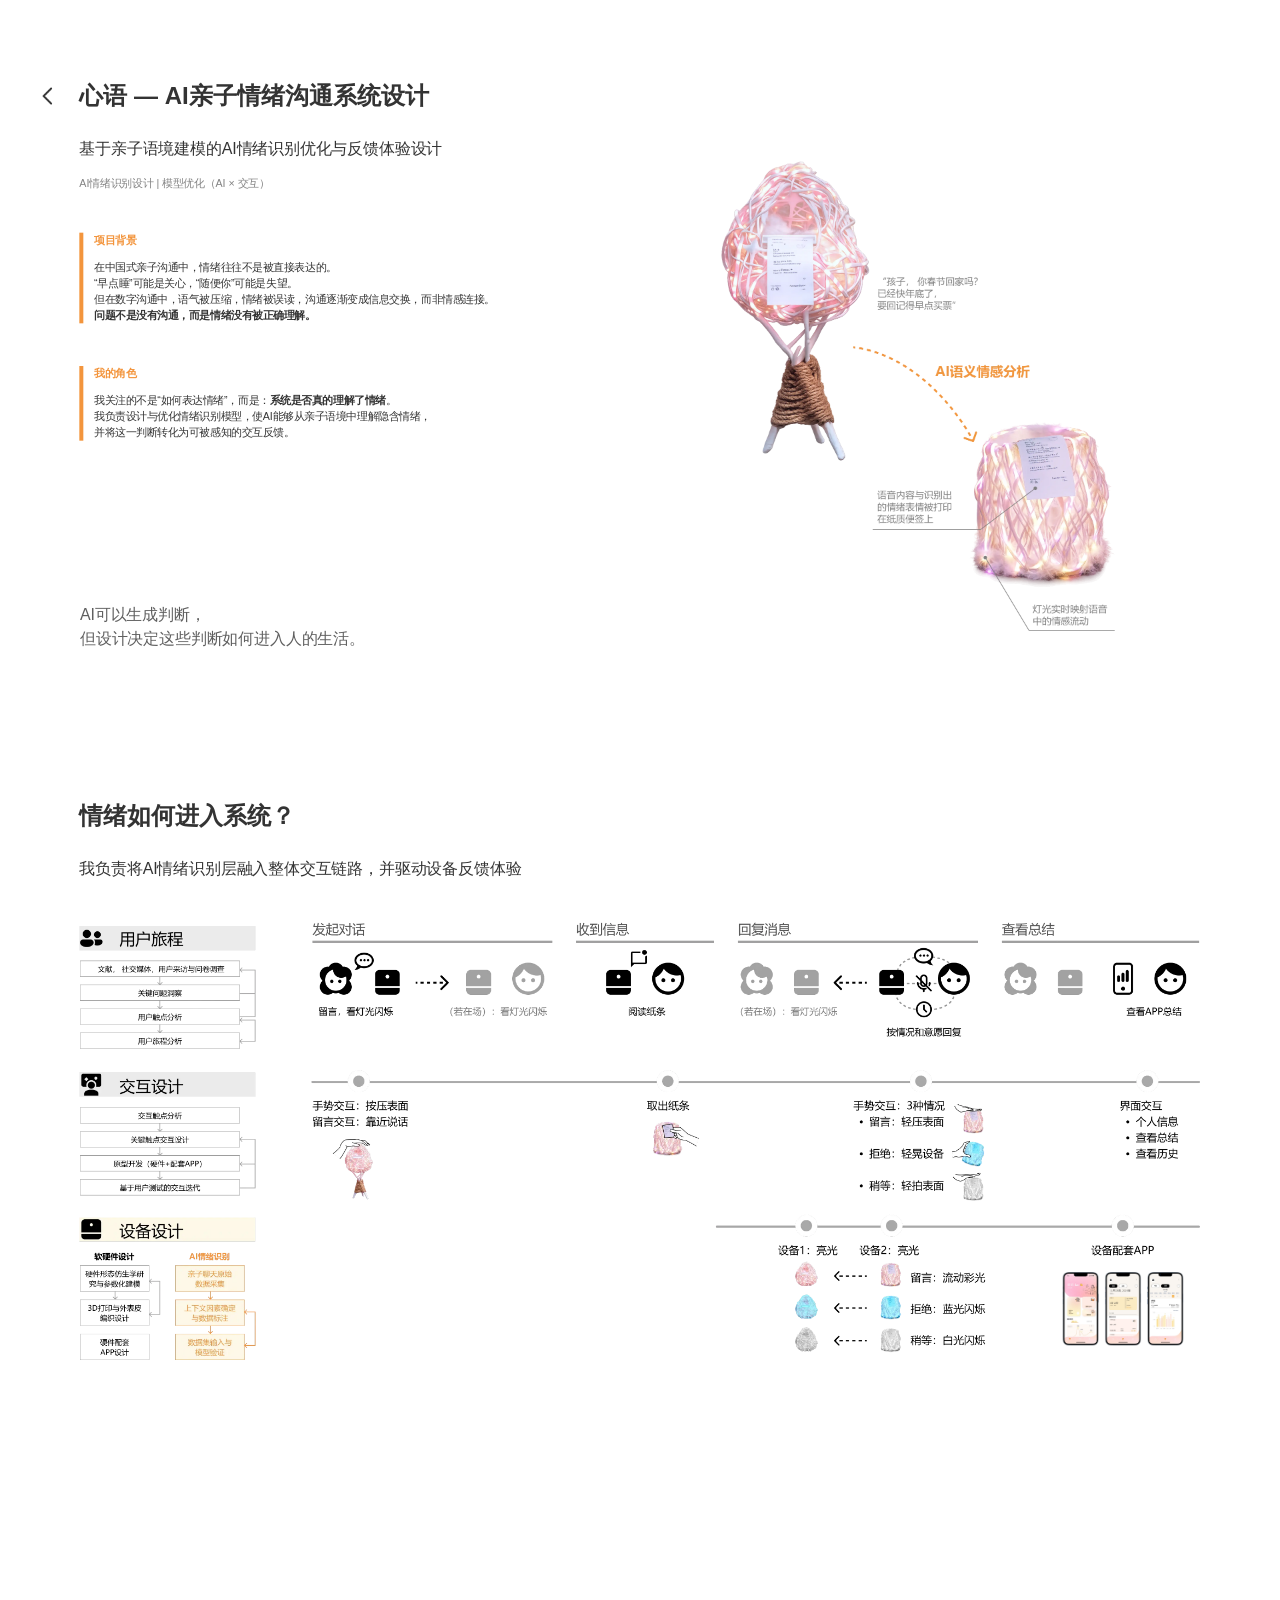
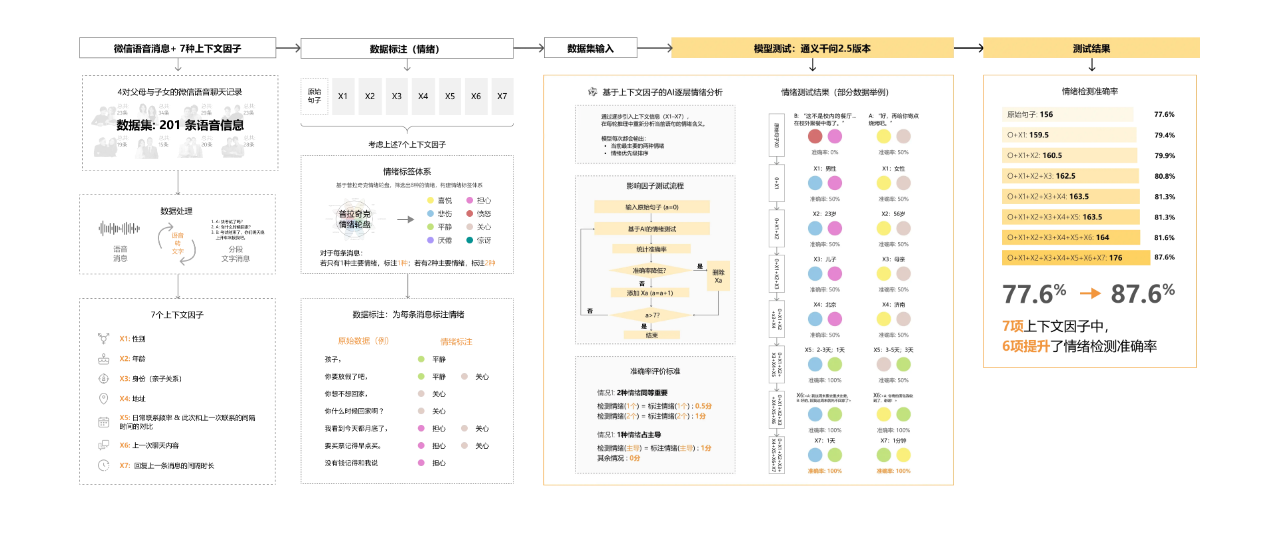
<file: project-3/index.html>
<!doctype html>
<html lang="zh-CN">
  <head>
    <meta charset="utf-8" />
    <meta name="viewport" content="width=device-width, initial-scale=1" />
    <title>Project 3 - 心语</title>
    <link rel="stylesheet" href="../back-navigation.css" />
    <link rel="stylesheet" href="./styles.css" />
  </head>
  <body>
    <main class="project-scroll" aria-label="Project 3 case study">
      <div class="design-stage">
        <section class="figma-frame page-1" data-node-id="241:480" data-name="3-0">
          <button class="figma-back-button" type="button" data-back-to-portfolio aria-label="Back to Portfolio"><img src="../assets/back-button.png" alt="" draggable="false" decoding="async" /></button>
          <div class="page-1-ending orange-reveal" data-node-id="246:569" data-name="橙">
            <p data-node-id="246:571">AI可以生成判断，<br />但设计决定这些判断如何进入人的生活。</p>
          </div>

          <div class="title-block page-1-title title-reveal" data-node-id="241:491" data-name="标题">
            <h1 data-node-id="241:492">心语 — AI亲子情绪沟通系统设计</h1>
            <div class="title-meta" data-node-id="241:493">
              <p class="subtitle" data-node-id="241:494">基于亲子语境建模的AI情绪识别优化与反馈体验设计</p>
              <p class="tagline" data-node-id="241:495">AI情绪识别设计 | 模型优化（AI × 交互）</p>
            </div>
          </div>

          <div class="intro-columns" data-node-id="242:601">
            <section class="orange-note note-background" data-node-id="242:592">
              <div class="note-bar" data-node-id="242:587"></div>
              <div class="note-copy" data-node-id="242:586">
                <h2 data-node-id="242:590">项目背景</h2>
                <div class="note-body" data-node-id="242:584">
                  <p>在中国式亲子沟通中，情绪往往不是被直接表达的。</p>
                  <p>“早点睡”可能是关心，“随便你”可能是失望。</p>
                  <p>但在数字沟通中，语气被压缩，情绪被误读，沟通逐渐变成信息交换，而非情感连接。</p>
                  <p><strong>问题不是没有沟通，而是情绪没有被正确理解。</strong></p>
                </div>
              </div>
            </section>

            <section class="orange-note note-role" data-node-id="242:593">
              <div class="note-bar" data-node-id="242:594"></div>
              <div class="note-copy" data-node-id="242:595">
                <h2 data-node-id="242:596">我的角色</h2>
                <div class="note-body" data-node-id="242:597">
                  <p>我关注的不是“如何表达情绪”，而是：<strong>系统是否真的理解了情绪</strong>。</p>
                  <p>我负责设计与优化情绪识别模型，使AI能够从亲子语境中理解隐含情绪，<br />并将这一判断转化为可被感知的交互反馈。</p>
                </div>
              </div>
            </section>
          </div>

          <img class="page-1-device" data-node-id="592:951" src="./assets/page1-device.webp" alt="" draggable="false" decoding="async" />
        </section>

        <section class="figma-frame page-2" data-node-id="241:585" data-name="3-1">
          <img class="page-2-whole" data-node-id="598:1417" src="./assets/page2-whole.webp" alt="" draggable="false" decoding="async" loading="lazy" />
          <img class="page-2-phone" data-node-id="598:1918" src="./assets/page2-phone.webp" alt="" draggable="false" decoding="async" loading="lazy" />

          <div class="title-block page-2-title title-reveal" data-node-id="241:587" data-name="标题">
            <h1 data-node-id="241:588">情绪如何进入系统？</h1>
            <div class="title-meta" data-node-id="241:589">
              <p class="subtitle single-line" data-node-id="241:590">我负责将AI情绪识别层融入整体交互链路，并驱动设备反馈体验</p>
            </div>
          </div>

          <div class="progress-rule flow-line" data-node-id="598:3832" data-name="条"></div>
          <div class="progress-bg flow-bg" data-node-id="255:1087" data-name="背景"></div>

          <div class="voice-label flow-voice" data-node-id="258:905">
            <p>语音AI</p>
            <p>情绪识别</p>
          </div>

          <div class="dashed-box dashed-box-1 flow-rect flow-rect-2" data-node-id="263:954" data-name="矩形2"></div>
          <div class="dashed-box dashed-box-2 flow-rect flow-rect-1" data-node-id="263:924" data-name="矩形1"></div>
          <div class="page-2-circle page-2-circle-1 flow-circle flow-circle-1" data-node-id="611:1333" data-name="1"></div>
          <div class="page-2-circle page-2-circle-2 flow-circle flow-circle-2" data-node-id="611:1334" data-name="2"></div>
          <div class="page-2-circle page-2-circle-3 flow-circle flow-circle-3" data-node-id="611:1335" data-name="3"></div>
          <img class="page-2-group page-2-group-3 flow-image flow-image-3" data-node-id="611:1367" data-name="图3" src="./assets/page2-group3.webp" alt="" draggable="false" decoding="async" loading="lazy" />
          <img class="page-2-group page-2-group-2 flow-image flow-image-2" data-node-id="611:1339" data-name="图2" src="./assets/page2-group2.webp" alt="" draggable="false" decoding="async" loading="lazy" />
          <img class="page-2-group page-2-group-1 flow-image flow-image-1" data-node-id="611:1338" data-name="图1" src="./assets/page2-group1.webp" alt="" draggable="false" decoding="async" loading="lazy" />
        </section>

        <section class="figma-frame page-3" data-node-id="241:596" data-name="3-2">
          <img class="page-3-panel panel-1" data-node-id="596:1093" src="./assets/page3-panel1.webp" alt="" draggable="false" decoding="async" loading="lazy" />
          <img class="page-3-panel panel-2" data-node-id="596:1091" src="./assets/page3-panel2.webp" alt="" draggable="false" decoding="async" loading="lazy" />
          <img class="page-3-panel panel-3" data-node-id="596:1092" src="./assets/page3-panel3.webp" alt="" draggable="false" decoding="async" loading="lazy" />
          <img class="page-3-panel panel-4" data-node-id="596:1094" src="./assets/page3-panel4.webp" alt="" draggable="false" decoding="async" loading="lazy" />

          <div class="title-block page-3-title title-reveal" data-node-id="241:598" data-name="标题">
            <h1 data-node-id="241:599">让AI更好理解情绪</h1>
            <div class="title-meta" data-node-id="241:600">
              <p class="subtitle" data-node-id="241:601">基于7项上下文因子的多轮情绪推理，提升AI情绪识别准确率</p>
            </div>
          </div>

          <div class="page-3-quote page-3-orange-fade" data-node-id="247:1510" data-name="橙">
            <p data-node-id="247:1511">当AI直接驱动物理反馈时，<br />它不再只是算法，<br />而是交互体验的一部分。</p>
          </div>
        </section>
      </div>
    </main>
    <script src="./scale.js"></script>
    <script src="./title-reveal.js"></script>
    <script src="./orange-reveal.js"></script>
    <script src="./flow-sequence.js"></script>
    <script src="./page3fade.js"></script>
    <script src="../back-navigation.js"></script>
  </body>
</html>
</file>
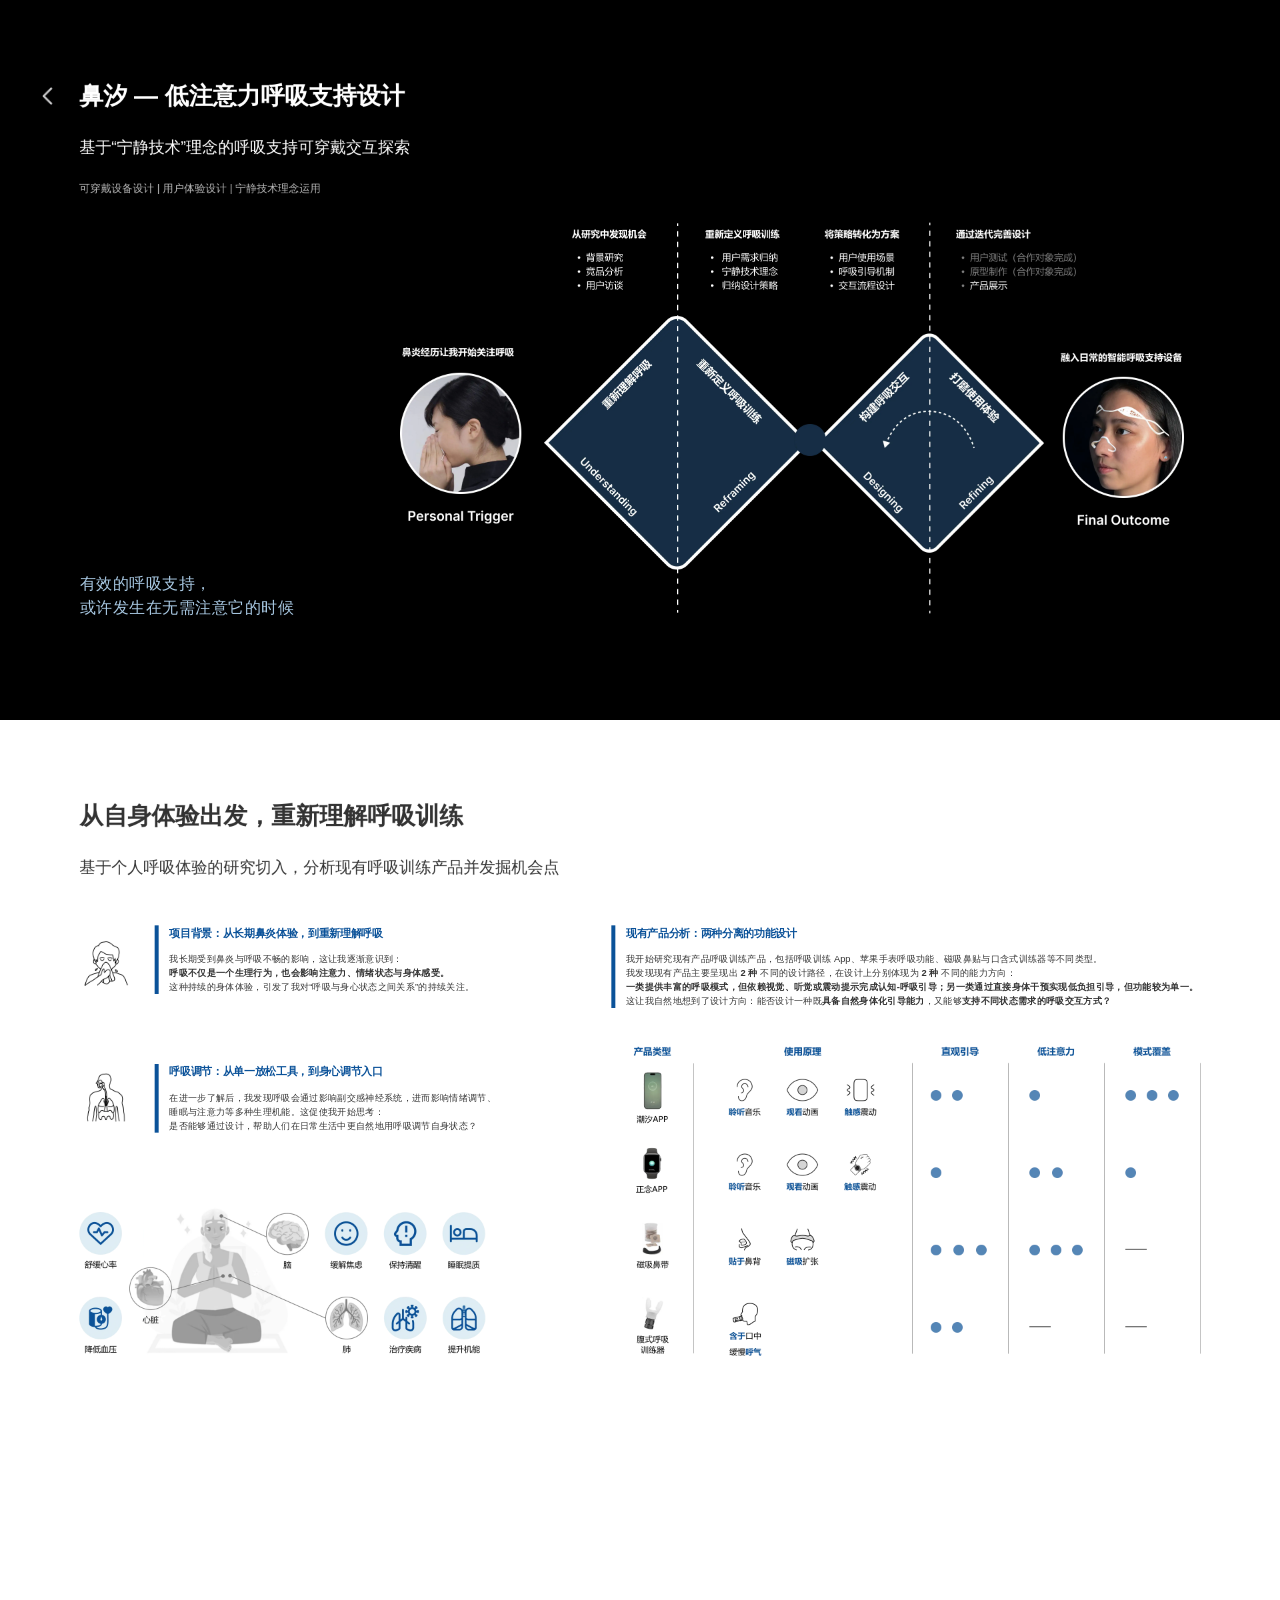
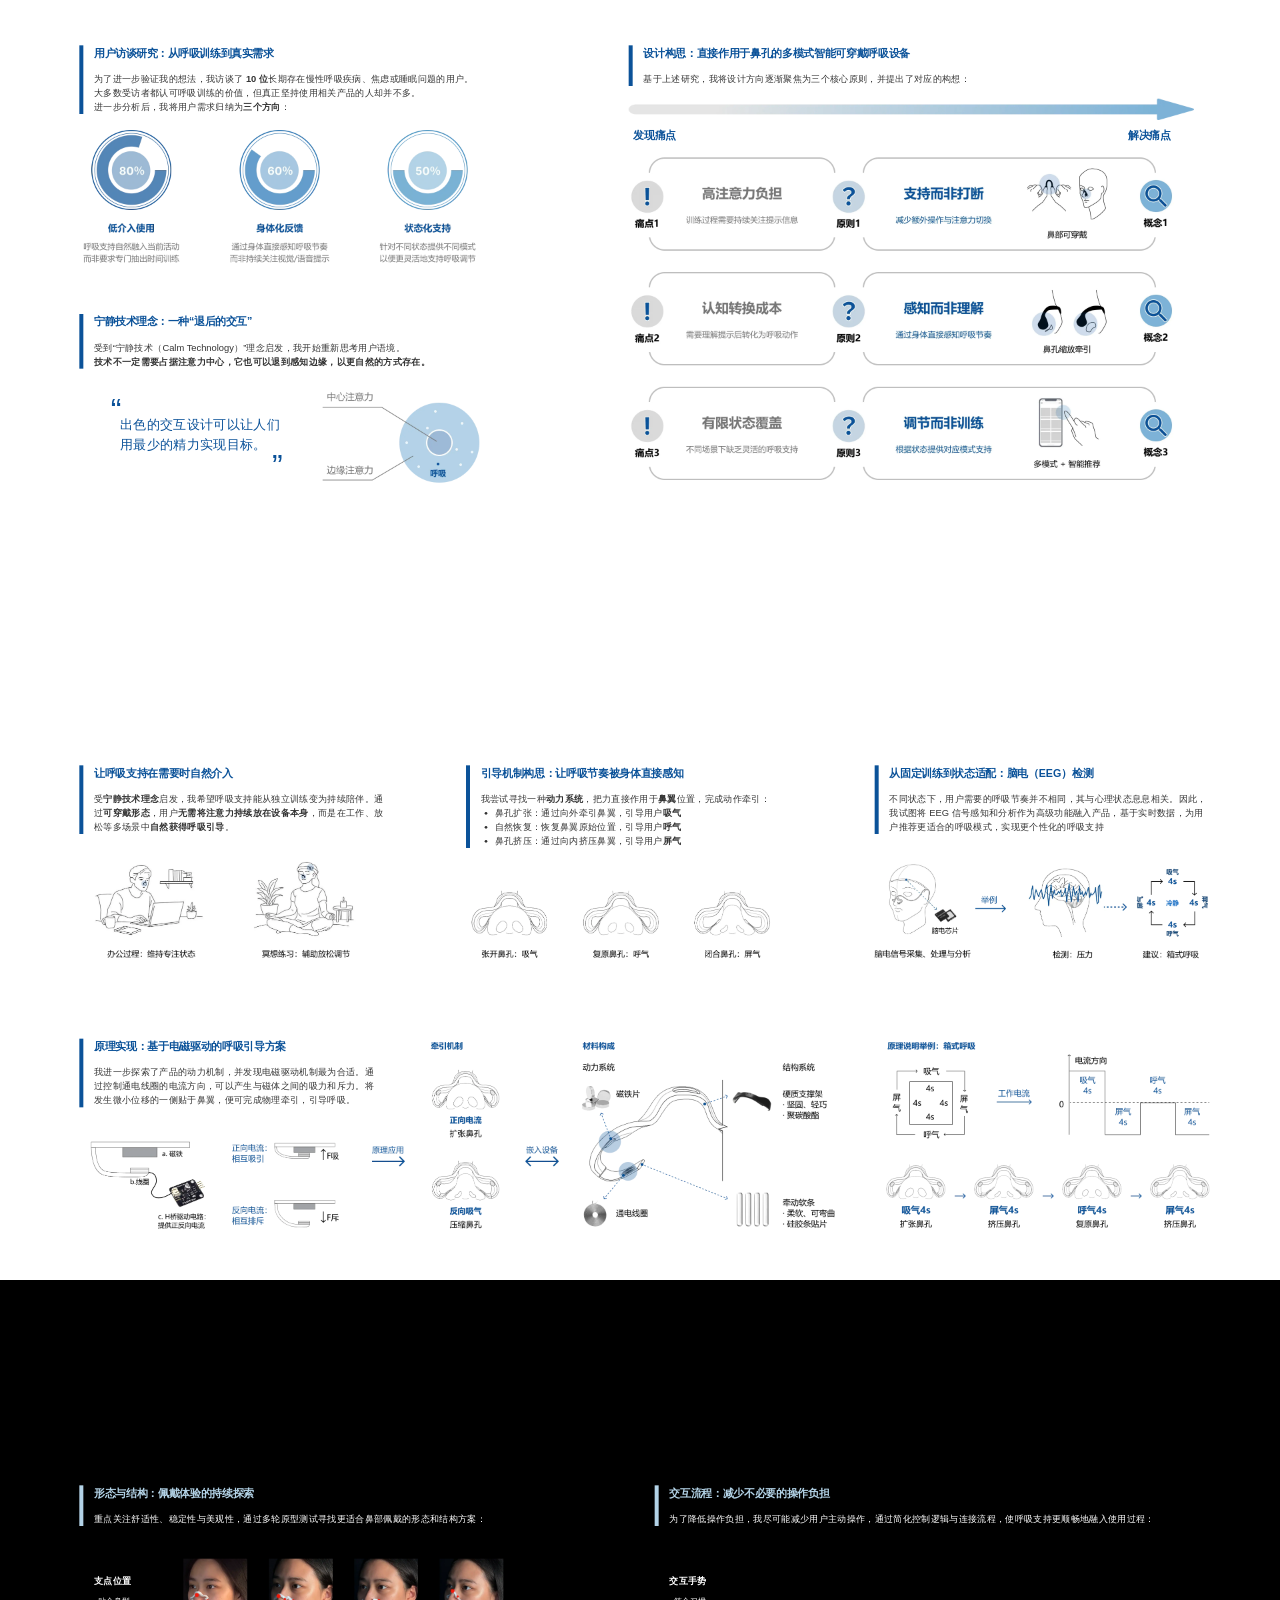
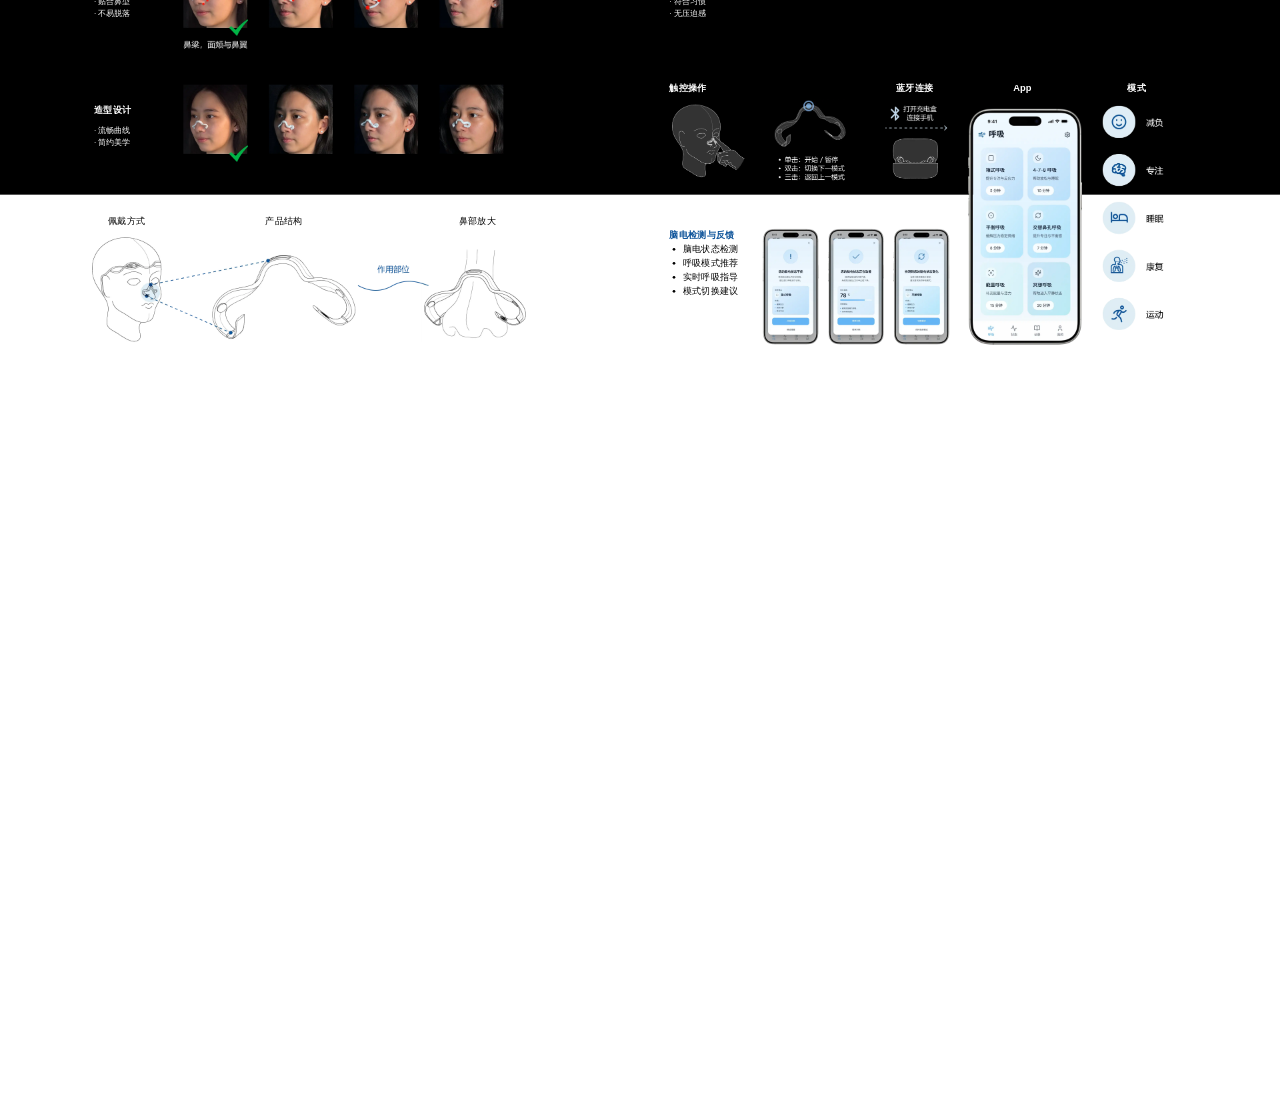
<file: project-4/index.html>
﻿<!doctype html>
<html lang="zh-CN">
  <head>
    <meta charset="utf-8" />
    <meta name="viewport" content="width=device-width, initial-scale=1" />
    <title>Project 4 - 鼻汐</title>
    <link rel="stylesheet" href="../back-navigation.css" />
    <link rel="stylesheet" href="./styles.css" />
  </head>
  <body>
    <main class="project-scroll" aria-label="Project 4 case study">
      <div class="design-stage">
        <section class="figma-frame page page-1 dark" data-node-id="261:910" data-name="4-0">
          <button class="figma-back-button" type="button" data-back-to-portfolio aria-label="Back to Portfolio"><img src="../assets/back-button.webp" alt="" draggable="false" decoding="async" /></button>
          <img class="asset p1-1" src="./assets/p1-1.webp" data-node-id="598:3836" alt="" draggable="false" decoding="async" />
          <img class="asset p1-2" src="./assets/p1-2.webp" data-node-id="598:3837" alt="" draggable="false" decoding="async" />
          <img class="asset p1-3" src="./assets/p1-3.webp" data-node-id="598:3834" alt="" draggable="false" decoding="async" />
          <img class="asset p1-4" src="./assets/p1-4.webp" data-node-id="598:3835" alt="" draggable="false" decoding="async" />
          <div class="title white p1-title" data-node-id="261:914" data-name="标题">
            <h1>鼻汐 — 低注意力呼吸支持设计</h1>
            <p class="subtitle">基于“宁静技术”理念的呼吸支持可穿戴交互探索</p>
            <p class="caption">可穿戴设备设计 | 用户体验设计 | 宁静技术理念运用</p>
          </div>
          <div class="p1-quote" data-node-id="327:922">
            <p>有效的呼吸支持，</p>
            <p>或许发生在无需注意它的时候</p>
          </div>
        </section>

        <section class="figma-frame page page-2" data-node-id="261:943" data-name="4-1">
          <div class="title p2-title" data-node-id="261:976" data-name="标题">
            <h1>从自身体验出发，重新理解呼吸训练</h1>
            <p class="subtitle">基于个人呼吸体验的研究切入，分析现有呼吸训练产品并发掘机会点</p>
          </div>
          <div class="p2-crop p2-icon1" data-node-id="269:1076" data-name="图1" aria-hidden="true">
            <img src="./assets/p2-icons.webp" alt="" draggable="false" decoding="async" loading="lazy" />
          </div>
          <div class="p2-crop p2-icon2" data-node-id="288:849" data-name="图2" aria-hidden="true">
            <img src="./assets/p2-icons.webp" alt="" draggable="false" decoding="async" loading="lazy" />
          </div>
          <div class="note p2-note1" data-node-id="265:663">
            <h2>项目背景：从长期鼻炎体验，到重新理解呼吸</h2>
            <p>我长期受到鼻炎与呼吸不畅的影响，这让我逐渐意识到：<br><strong>呼吸不仅是一个生理行为，也会影响注意力、情绪状态与身体感受。</strong><br>这种持续的身体体验，引发了我对“呼吸与身心状态之间关系”的持续关注。</p>
          </div>
          <div class="note p2-note2" data-node-id="265:671">
            <h2>呼吸调节：从单一放松工具，到身心调节入口</h2>
            <p>在进一步了解后，我发现呼吸会通过影响副交感神经系统，进而影响情绪调节、<br>睡眠与注意力等多种生理机能。这促使我开始思考：<br>是否能够通过设计，帮助人们在日常生活中更自然地用呼吸调节自身状态？</p>
          </div>
          <div class="note p2-note3" data-node-id="266:770">
            <h2>现有产品分析：两种分离的功能设计</h2>
            <p>我开始研究现有产品呼吸训练产品，包括呼吸训练 App、苹果手表呼吸功能、磁吸鼻贴与口含式训练器等不同类型。<br>我发现现有产品主要呈现出 <strong>2 种</strong> 不同的设计路径，在设计上分别体现为 <strong>2 种</strong> 不同的能力方向：<br><strong>一类提供丰富的呼吸模式，但依赖视觉、听觉或震动提示完成认知-呼吸引导；另一类通过直接身体干预实现低负担引导，但功能较为单一。</strong><br>这让我自然地想到了设计方向：能否设计一种既<strong>具备自然身体化引导能力</strong>，又能够<strong>支持不同状态需求的呼吸交互方式？</strong></p>
          </div>
          <img class="asset p2-fig3" src="./assets/p2-fig3.webp" data-node-id="599:3840" alt="" draggable="false" decoding="async" loading="lazy" />
          <img class="asset p2-fig4" src="./assets/p2-fig4.webp" data-node-id="599:3842" alt="" draggable="false" decoding="async" loading="lazy" />
        </section>

        <section class="figma-frame page page-3" data-node-id="263:975" data-name="4-2">
          <div class="title p3-title" data-node-id="263:980" data-name="标题">
            <h1>让呼吸更自然地回归日常</h1>
            <p class="subtitle">基于用户访谈与宁静技术理念，重新思考呼吸支持的交互方式</p>
          </div>
            <div class="note p3-note1" data-node-id="305:953">
              <h2>用户访谈研究：从呼吸训练到真实需求</h2>
              <p>为了进一步验证我的想法，我访谈了 <strong>10 位</strong>长期存在慢性呼吸疾病、焦虑或睡眠问题的用户。<br>大多数受访者都认可呼吸训练的价值，但真正坚持使用相关产品的人却并不多。<br>进一步分析后，我将用户需求归纳为<strong>三个方向</strong>：</p>
            </div>
          <img class="asset p3-fig1" src="./assets/p3-fig1.webp" data-node-id="599:3846" alt="" draggable="false" decoding="async" loading="lazy" />
            <div class="note p3-note2" data-node-id="292:689">
              <h2>宁静技术理念：一种“退后的交互”</h2>
              <p>受到“宁静技术（Calm Technology）”理念启发，我开始重新思考用户语境。<br><strong>技术不一定需要占据注意力中心，它也可以退到感知边缘，以更自然的方式存在。</strong></p>
            </div>
            <img class="asset p3-fig2" src="./assets/p3-fig2.webp" data-node-id="599:3847" alt="" draggable="false" decoding="async" loading="lazy" />
            <div class="quote p3-quote" data-node-id="305:973">
              <p class="p3-quote-open">“</p>
              <p class="p3-quote-text">出色的交互设计可以让人们用最少的精力实现目标。</p>
              <p class="p3-quote-close">”</p>
            </div>
          <div class="note p3-note3" data-node-id="292:600">
            <h2>设计构思：直接作用于鼻孔的多模式智能可穿戴呼吸设备</h2>
            <p>基于上述研究，我将设计方向逐渐聚焦为三个核心原则，并提出了对应的构想：</p>
          </div>
            <img class="asset p3-fig5" src="./assets/p3-fig5.webp" data-node-id="613:1371" data-name="图5" alt="" draggable="false" decoding="async" loading="lazy" />
          <p class="blue-label p3-left">发现痛点</p>
          <p class="blue-label p3-right">解决痛点</p>
          <img class="asset p3-fig3" src="./assets/p3-fig3.webp" data-node-id="599:3845" alt="" draggable="false" decoding="async" loading="lazy" />
        </section>

        <section class="figma-frame page page-4" data-node-id="263:985" data-name="4-3">
          <div class="blue-band" data-node-id="311:1220"></div>
          <div class="title p4-title" data-node-id="263:990" data-name="标题">
            <h1>从概念构想到系统实现</h1>
            <p class="subtitle">围绕身体化引导与状态支持，我构建了产品的核心功能与机制</p>
          </div>
          <div class="note p4-note1"><h2>让呼吸支持在需要时自然介入</h2><p>受<strong>宁静技术理念</strong>启发，我希望呼吸支持能从独立训练变为持续陪伴。通过<strong>可穿戴形态</strong>，用户<strong>无需将注意力持续放在设备本身</strong>，而是在工作、放松等多场景中<strong>自然获得呼吸引导</strong>。</p></div>
          <div class="note p4-note2"><h2>引导机制构思：让呼吸节奏被身体直接感知</h2><div class="p4-note2-body"><p>我尝试寻找一种<strong>动力系统</strong>，把力直接作用于<strong>鼻翼</strong>位置，完成动作牵引：</p><ul><li>鼻孔扩张：通过向外牵引鼻翼，引导用户<strong>吸气</strong></li><li>自然恢复：恢复鼻翼原始位置，引导用户<strong>呼气</strong></li><li>鼻孔挤压：通过向内挤压鼻翼，引导用户<strong>屏气</strong></li></ul></div></div>
          <div class="note p4-note3"><h2>从固定训练到状态适配：脑电（EEG）检测</h2><p>不同状态下，用户需要的呼吸节奏并不相同，其与心理状态息息相关。因此，我试图将 EEG 信号感知和分析作为高级功能融入产品，基于实时数据，为用户推荐更适合的呼吸模式，实现更个性化的呼吸支持</p></div>
          <div class="note p4-note4"><h2>原理实现：基于电磁驱动的呼吸引导方案</h2><p>我进一步探索了产品的动力机制，并发现电磁驱动机制最为合适。通过控制通电线圈的电流方向，可以产生与磁体之间的吸力和斥力。将发生微小位移的一侧贴于鼻翼，便可完成物理牵引，引导呼吸。</p></div>
          <img class="asset p4-1" src="./assets/p4-1.webp" alt="" draggable="false" decoding="async" loading="lazy" />
          <img class="asset p4-2" src="./assets/p4-2.webp" alt="" draggable="false" decoding="async" loading="lazy" />
          <img class="asset p4-3" src="./assets/p4-3.webp" alt="" draggable="false" decoding="async" loading="lazy" />
          <img class="asset p4-4" src="./assets/p4-4.webp" alt="" draggable="false" decoding="async" loading="lazy" />
          <img class="asset p4-5" src="./assets/p4-5.webp" alt="" draggable="false" decoding="async" loading="lazy" />
          <img class="asset p4-6" src="./assets/p4-6.webp" alt="" draggable="false" decoding="async" loading="lazy" />
          <img class="asset p4-7" src="./assets/p4-7.webp" alt="" draggable="false" decoding="async" loading="lazy" />
        </section>

        <section class="figma-frame page page-5" data-node-id="263:994" data-name="4-4">
          <div class="black-top" data-node-id="317:1933"></div>
          <div class="title white p5-title" data-node-id="263:999" data-name="标题">
            <h1>在迭代与测试中优化用户体验</h1>
            <p class="subtitle">从佩戴体验到交互流程，通过原型验证寻找更自然的呼吸支持方式</p>
          </div>
          <div class="note pale p5-note1"><h2>形态与结构：佩戴体验的持续探索</h2><p>重点关注舒适性、稳定性与美观性，通过多轮原型测试寻找更适合鼻部佩戴的形态和结构方案：</p></div>
          <div class="note pale p5-note2"><h2>交互流程：减少不必要的操作负担</h2><p>为了降低操作负担，我尽可能减少用户主动操作，通过简化控制逻辑与连接流程，使呼吸支持更顺畅地融入使用过程：</p></div>
          <p class="p5-label l1">支点位置</p><p class="p5-small s1">· 贴合鼻型<br />· 不易脱落</p>
          <p class="p5-label l2">造型设计</p><p class="p5-small s2">· 流畅曲线<br />· 简约美学</p>
          <p class="p5-label l3">交互手势</p><p class="p5-small s3">· 符合习惯<br />· 无压迫感</p>
          <p class="p5-black b1">佩戴方式</p><p class="p5-black b2">产品结构</p><p class="p5-black b3">鼻部放大</p>
          <p class="p5-white w1">触控操作</p><p class="p5-white w2">蓝牙连接</p><p class="p5-white w3">App</p><p class="p5-white w4">模式</p>
          <div class="p5-list"><strong>脑电检测与反馈</strong><ul><li>脑电状态检测</li><li>呼吸模式推荐</li><li>实时呼吸指导</li><li>模式切换建议</li></ul></div>
          <img class="asset p5-1" src="./assets/p5-1.webp" alt="" draggable="false" decoding="async" loading="lazy" />
          <img class="asset p5-2" src="./assets/p5-2.webp" alt="" draggable="false" decoding="async" loading="lazy" />
          <img class="asset p5-3" src="./assets/p5-3.webp" alt="" draggable="false" decoding="async" loading="lazy" />
          <img class="asset p5-4" src="./assets/p5-4.webp" alt="" draggable="false" decoding="async" loading="lazy" />
          <img class="asset p5-5" src="./assets/p5-5.webp" alt="" draggable="false" decoding="async" loading="lazy" />
        </section>

        <section class="figma-frame page page-6" data-node-id="263:1023" data-name="4-5">
          <div class="right-black" data-node-id="307:1408"></div>
          <div class="title p6-title" data-node-id="308:688" data-name="标题">
            <h1>原型制作与产品展示</h1>
            <p class="subtitle">将设计方案转化为可感知的产品体验</p>
          </div>
          <img class="asset p6-1" src="./assets/p6-1.webp" data-node-id="612:1369" alt="" draggable="false" decoding="async" loading="lazy" />
          <img class="asset p6-2" src="./assets/p6-2.webp" data-node-id="612:1370" alt="" draggable="false" decoding="async" loading="lazy" />
        </section>
      </div>
    </main>
    <script src="./scale.js"></script>
    <script src="../back-navigation.js"></script>
  </body>
</html>
</file>
<file: styles.css>
* {
  box-sizing: border-box;
}

html,
body {
  width: 100%;
  height: 100%;
  margin: 0;
  overflow: hidden;
  background: #fbfaf7;
}

body {
  font-family:
    Inter,
    "PingFang SC",
    "Microsoft YaHei",
    Arial,
    sans-serif;
}

.viewport {
  position: fixed;
  inset: 0;
  overflow: hidden;
  cursor: pointer;
  background: #fbfaf7;
  touch-action: manipulation;
  user-select: none;
}

.viewport.is-entered {
  cursor: default;
}

.scene-stage {
  position: absolute;
  top: 0;
  left: 0;
  width: 3840px;
  height: 1462px;
  transform-origin: 0 0;
  will-change: transform;
  backface-visibility: hidden;
}

.scene {
  position: absolute;
  inset: 0;
  width: 3840px;
  height: 1462px;
  max-width: none;
  image-rendering: auto;
  pointer-events: none;
}

.entry-object {
  position: absolute;
  left: var(--x);
  top: var(--y);
  width: var(--w);
  height: var(--h);
  padding: 0;
  border: 0;
  background: transparent;
  appearance: none;
  pointer-events: none;
  transform-origin: 50% 72%;
}

.viewport.can-interact .entry-object {
  pointer-events: auto;
}

.view1-button {
  position: absolute;
  left: var(--x);
  top: var(--y);
  width: var(--w);
  height: var(--h);
  padding: 0;
  border: 0;
  background: transparent;
  appearance: none;
  pointer-events: none;
  z-index: 3;
}

.viewport.can-interact .view1-button {
  cursor: pointer;
  pointer-events: auto;
}

.view1-button img {
  display: block;
  width: 100%;
  height: 100%;
  max-width: none;
  pointer-events: none;
  user-select: none;
}

.view1-button:focus-visible {
  outline: none;
}

.viewport.can-interact .entry-object:hover {
  cursor: pointer;
}

.entry-art,
.entry-ghost {
  position: absolute;
  inset: 0;
  width: 100%;
  height: 100%;
  transition:
    opacity 300ms ease,
    filter 300ms ease,
    transform 300ms cubic-bezier(0.2, 0.8, 0.2, 1);
}

.entry-art {
  display: block;
  object-fit: fill;
  filter: brightness(1) saturate(1);
  transform: translate3d(0, 0, 0) scale(1);
  pointer-events: none;
}

.entry-ghost {
  z-index: 0;
  opacity: 0;
  background: #9f8d72;
  mask: var(--asset) center / 100% 100% no-repeat;
  -webkit-mask: var(--asset) center / 100% 100% no-repeat;
  pointer-events: none;
}

.entry-art {
  z-index: 1;
}

.viewport.can-interact .entry-object:hover .entry-ghost,
.viewport.can-interact .entry-object:focus-visible .entry-ghost {
  opacity: 1;
}

.viewport.can-interact .entry-object:hover .entry-art,
.viewport.can-interact .entry-object:focus-visible .entry-art {
  filter: brightness(1.06) saturate(1.12);
  transform: translate3d(0, -4px, 0) scale(1.03);
}

.viewport.can-interact .entry-object:active .entry-art,
.viewport.can-interact .entry-object.is-clicked .entry-art {
  transform: translate3d(0, -3px, 0) scale(1.02);
  transition-duration: 180ms;
}

.entry-object:focus-visible {
  outline: none;
}

@media (prefers-reduced-motion: reduce) {
  .scene-stage,
  .entry-art,
  .entry-ghost {
    transition-duration: 1ms !important;
  }
}
</file>
<file: page-transition.css>
.page-transition-surface {
  opacity: 1;
  transform: translate3d(0, 0, 0);
}

.page-transition-enter .page-transition-surface {
  opacity: 0;
  transform: translate3d(0, 10px, 0);
}

.page-transition-enter.page-transition-ready .page-transition-surface {
  opacity: 1;
  transform: translate3d(0, 0, 0);
  transition:
    opacity 620ms ease-out,
    transform 620ms ease-out;
}

@media (prefers-reduced-motion: reduce) {
  .page-transition-enter.page-transition-ready .page-transition-surface {
    transition-duration: 1ms;
  }
}
</file>
<file: back-navigation.css>
.figma-back-button {
  position: absolute;
  left: 51px;
  top: 124px;
  z-index: 40;
  display: block;
  width: 40px;
  height: 40px;
  padding: 0;
  border: 0;
  background: transparent;
  appearance: none;
  cursor: pointer;
}

.figma-back-button img {
  display: block;
  width: 100%;
  height: 100%;
  max-width: none;
  pointer-events: none;
  user-select: none;
}

.figma-frame.dark .figma-back-button img {
  filter: invert(1);
}

.figma-back-button:focus-visible {
  outline: none;
}
</file>
<file: about/about.css>
* {
  box-sizing: border-box;
}

html,
body {
  width: 100%;
  height: 100%;
  margin: 0;
}

.about-body {
  overflow: hidden;
  background: #ffffff;
  color: rgba(0, 0, 0, 0.8);
  font-family: "Microsoft YaHei", "PingFang SC", Arial, sans-serif;
}

.about-page {
  position: fixed;
  inset: 0;
  overflow: hidden;
  background: #ffffff;
}

.about-artboard {
  position: absolute;
  top: 50%;
  left: 50%;
  width: 1920px;
  height: 1080px;
  overflow: hidden;
  background: #ffffff;
  transform: translate(-50%, -50%) scale(var(--page-scale, 1));
  transform-origin: 50% 50%;
}

.frame-title {
  position: absolute;
  left: 120px;
  top: 120px;
  display: flex;
  width: 706px;
  flex-direction: column;
  align-items: flex-start;
}

.frame-title p {
  position: relative;
  width: 100%;
  flex-shrink: 0;
  margin: 0;
  color: rgba(0, 0, 0, 0.8);
  font-size: 36px;
  font-style: normal;
  font-weight: 700;
  line-height: normal;
  text-transform: capitalize;
  word-break: break-word;
}

.greeting {
  position: absolute;
  left: 120px;
  top: 283px;
  width: 418px;
  margin: 0;
  color: #3666f5;
  font-size: 40px;
  font-style: normal;
  font-weight: 400;
  letter-spacing: -0.44px;
  line-height: 1.5;
  word-break: break-word;
}

.profile-frame {
  position: absolute;
  left: 120px;
  top: 402px;
  width: 439px;
  height: 346px;
  overflow: hidden;
  border-radius: 20px;
}

.profile-photo {
  display: block;
  width: 100%;
  height: 100%;
  max-width: none;
  object-fit: cover;
  object-position: center;
  pointer-events: none;
  user-select: none;
}

.contact-text {
  position: absolute;
  left: 120px;
  top: 777px;
  width: 439px;
  color: rgba(0, 0, 0, 0.8);
  font-size: 24px;
  font-style: normal;
  font-weight: 400;
  letter-spacing: -0.264px;
  line-height: 0;
  word-break: break-word;
}

.contact-text p {
  margin: 0 0 12px;
  line-height: 1.5;
}

.contact-text p:last-child {
  margin-bottom: 0;
}

.resume-frame {
  position: absolute;
  left: 805px;
  top: 283px;
  display: flex;
  width: 998px;
  flex-direction: column;
  align-items: flex-start;
  gap: 88px;
}

.resume-section {
  position: relative;
  display: flex;
  width: 100%;
  flex-shrink: 0;
  align-items: center;
  gap: 24px;
}

.education,
.skills {
  height: 132px;
}

.internship {
  height: 174px;
}

.accent-wrap {
  display: flex;
  align-self: stretch;
  flex-direction: row;
  align-items: center;
}

.accent {
  width: 6px;
  height: 100%;
  flex-shrink: 0;
  background: #3666f5;
}

.resume-copy {
  position: relative;
  display: flex;
  flex-shrink: 0;
  flex-direction: column;
  align-items: flex-start;
  justify-content: flex-start;
  gap: 24px;
  font-style: normal;
  word-break: break-word;
}

.education .resume-copy {
  width: 813px;
}

.internship .resume-copy {
  width: 937px;
}

.skills .resume-copy {
  width: 968px;
}

.section-title {
  position: relative;
  flex-shrink: 0;
  margin: 0;
  color: #3666f5;
  font-size: 24px;
  font-weight: 700;
  letter-spacing: -0.264px;
  line-height: 1.5;
  white-space: nowrap;
}

.section-body {
  position: relative;
  flex-shrink: 0;
  color: rgba(0, 0, 0, 0.8);
  font-size: 24px;
  font-weight: 400;
  letter-spacing: -0.264px;
  line-height: 0;
  white-space: pre-wrap;
}

.education-body {
  width: 813px;
}

.internship-body {
  width: 937px;
}

.skills-body {
  width: 968px;
}

.section-body p {
  margin: 0 0 12px;
  line-height: 1.5;
}

.section-body p:last-child {
  margin-bottom: 0;
}
</file>
<file: project-1/styles.css>
*{box-sizing:border-box}html,body{width:100%;min-height:100%;margin:0}body{overflow-x:hidden;overflow-y:auto;background:#fff;color:rgba(0,0,0,.8);font-family:Inter,"Microsoft YaHei","PingFang SC",Arial,sans-serif}p,h1,h2{margin:0}.project-scroll{width:100%;max-width:1920px;margin:0 auto}.design-stage{width:1920px;transform:scale(var(--project-scale,1));transform-origin:0 0}.figma-frame{position:relative;width:1920px;height:1080px;overflow:hidden;background:#fff}.asset{position:absolute;display:block;max-width:none;object-fit:cover;pointer-events:none;user-select:none}.title{position:absolute;display:flex;flex-direction:column;gap:36px;align-items:flex-start;width:706px;opacity:0;transform:translateY(12px);transition:opacity 600ms ease-out,transform 600ms ease-out;will-change:opacity,transform}.title.visible{opacity:1;transform:translateY(0)}.title h1{width:100%;font-size:36px;font-weight:700;line-height:normal;color:rgba(0,0,0,.8)}.subtitle{width:100%;font-size:24px;font-weight:400;line-height:normal;color:rgba(0,0,0,.8)}.meta{width:100%;font-size:16px;line-height:normal;color:#838383}.note{position:absolute;display:flex;gap:16px;align-items:center;color:rgba(0,0,0,.8)}.note:before{content:"";align-self:stretch;width:6px;flex:0 0 6px;background:#757575}.note h2{font-size:16px;line-height:1.5;color:#757575}.note p{font-size:14px;line-height:1.5;letter-spacing:-.154px}.note>div,.note{font-size:14px}.note{flex-direction:row}.note h2,.note p{display:block}.note{--copy-width:auto}.note h2+p{margin-top:16px}.note h2,.note p{max-width:var(--copy-width)}.note{padding:0}.note{font-family:"Microsoft YaHei","PingFang SC",Arial,sans-serif}.note h2,.note p{width:var(--copy-width)}.gradient-band,.solid-band{position:absolute;left:0;width:1920px;display:flex;gap:16px;align-items:center;justify-content:flex-end;padding-left:120px;padding-right:120px}.band-1{top:800px;height:280px;padding-top:110px;padding-bottom:110px;background:linear-gradient(103.67deg,#d4e6ff 2.014%,#ffd3da 100.36%)}.band-rule{width:6px;background:#5f5f5f}.band-rule.gray{height:108px}.band-rule.short{height:74px}.band-copy{font-size:24px;line-height:1.5;letter-spacing:-.264px;color:#5f5f5f;white-space:nowrap}.bottom-copy{font-size:24.663px;line-height:1.5;letter-spacing:-.271px;color:rgba(0,0,0,.8);white-space:nowrap}.pink-band{top:880px;height:200px;background:#ffd3da}
.p1-img1{left:108px;top:365px;width:608px;height:357px}.p1-img2{left:1213px;top:138px;width:707.328px;height:662.62px}.p1-title{left:120px;top:120px;height:161px}.p1-title h1{white-space:pre-wrap}
.p2-title{left:120px;top:120px;height:116px}.p2-note1{left:120px;top:308px;width:538px;--copy-width:516px}.p2-img1{left:131px;top:492px;width:469px;height:305.122px}.p2-img2{left:563px;top:291.15px;width:592px;height:501.674px}.p2-note2{left:1216px;top:308px;width:584px;--copy-width:555px}.p2-note3{left:1216px;top:595px;width:584px;--copy-width:540px}.card-row{position:absolute;display:flex;gap:40px}.p2-cards1{left:1216px;top:427px}.p2-cards2{left:1216px;top:672px}.pill{width:168px;height:112px;border-radius:10px;display:flex;align-items:center;justify-content:center;padding:10px;text-align:center;font-size:16px;line-height:1.5;letter-spacing:-.176px;color:rgba(0,0,0,.8)}.pill.small{font-size:12px;letter-spacing:-.132px}.c1{background:#ffd3da}.c2{background:#ffbec7}.c3{background:#ffa7b4;border:5px solid #fd5e5a}.s1{background:#d4e6ff}.s2{background:#bfd9ff}.s3{background:#a9ccff}
.p3-img1{left:187px;top:435px;width:572px;height:88px}.p3-img2{left:120px;top:623px;width:652px;height:344px}.p3-img3{left:922px;top:448px;width:887px;height:537px}.p3-title{left:120px;top:120px}.p3-note1{left:120px;top:308px;width:597px;--copy-width:568px}.p3-note2{left:949px;top:308px;width:608px;--copy-width:586px}.p3-note3{left:120px;top:561px;width:597px;--copy-width:419px}
.p4-img1{left:126px;top:470px;width:480px;height:490px}.p4-img2{left:723px;top:445px;width:1079px;height:526.065px}.p4-title{left:120px;top:120px}.p4-note1{left:120px;top:308px;width:342px;--copy-width:332px}.p4-note2{left:717px;top:308px;width:891px;--copy-width:869px}
.p5-img1{left:120px;top:308px;width:1226px;height:657.598px}.p5-title{left:120px;top:120px;width:1026px}.p5-title .subtitle{width:1026px}.blue-panel{position:absolute;left:1440px;top:0;width:480px;height:1080px;background:#d4e6ff;display:flex;align-items:center;justify-content:center;padding-top:32px}.blue-panel p{font-size:24px;line-height:32px;letter-spacing:-.264px;color:#5f5f5f;white-space:nowrap}
.p6-title{left:120px;top:120px}.p6-img1{left:71px;top:220.79px;width:1722px;height:738.661px}
.p7-bg{position:absolute;left:929px;top:0;width:991px;height:1080px;background:linear-gradient(211.08deg,#d4e6ff 20.273%,#ffd3da 91.85%)}.p7-img2{left:1071px;top:-193px;width:733px;height:1256px}.p7-img1{left:350px;top:443px;width:274px;height:560px}.p7-title{left:120px;top:120px;width:734px}.p7-title h1,.p7-title .subtitle{width:734px}.p7-note{left:120px;top:308px;width:551px;--copy-width:529px}.label{position:absolute;font-size:14px;line-height:normal;color:#000}.label strong{display:block;margin-bottom:4px}.label.red strong{color:#ff2444}.label.blue strong{color:#2780fe}.l1{left:119px;top:591px;width:116px}.l2{left:119px;top:727px;width:130px}.l3{left:119px;top:526px;width:118px}.l4{left:716px;top:501px;width:132px}.l5{left:716px;top:688px;width:147px}.l6{left:716px;top:824px;width:137px}.mini{position:absolute;font-size:12px;line-height:normal;color:#313131}.m1{left:1092px;top:209px;width:109px}.m2{left:1261px;top:1000px;width:96px}.m3{left:1375px;top:447px;width:120px}.m4{left:1654px;top:513px;width:120px}.m5{left:1375px;top:907px;width:109px}.m6{left:1654px;top:976px;width:109px}.vector{position:absolute;display:block;pointer-events:none}.v1{left:538px;top:527px;width:161px;height:6px}.v2{left:264px;top:541px;width:138px;height:6px;transform:rotate(180deg)}.v3{left:559px;top:705px;width:140px;height:6px}.v4{left:582px;top:838px;width:117px;height:6px}.v5{left:264px;top:602px;width:147px;height:6px}.v6{left:264px;top:741px;width:181px;height:6px}
.page-8{background:linear-gradient(-50.64deg,#ffd3da 4.58%,#d4e6ff 71.6%)}.p8-img1{left:116px;top:379px;width:308px;height:629.75px}.p8-img2{left:72px;top:28px;width:1127px;height:1009.237px}.p8-img4{left:893px;top:49.947px;width:934px;height:1003.848px}.p8m1{left:799px;top:1006px;width:171px}.p8m2{left:527px;top:1006px;width:198px}.p8m3{left:1129px;top:1006px;width:120px}.p8m4{left:1371px;top:1009px;width:144px}.p8m5{left:1610px;top:1006px;width:169px}.p8m6{left:1609px;top:509px;width:180px}.p8m7{left:1106px;top:509px;width:169px}.p8-copy{position:absolute;color:#3f3f3f;font-size:14px;line-height:1.5;background:transparent;background-image:none}.p8-copy *{background:transparent;background-image:none}.p8-copy h2{font-size:14px;line-height:normal;margin-bottom:4px}.p8-copy.c1{left:315px;top:78px;width:182px}.p8-copy.c2{left:892px;top:78px;width:169px}
.p9-img1{left:117px;top:497px;width:661px;height:454px}.p9-img2{left:991px;top:497px;width:866px;height:448px}.p9-title{left:120px;top:120px}.p9-note1{left:120px;top:308px;width:597px;--copy-width:520px}.p9-note2{left:991px;top:308px;width:597px;--copy-width:568px}
.note{display:grid;grid-template-columns:6px var(--copy-width);grid-template-rows:auto auto;column-gap:16px;row-gap:16px;align-items:center}.note:before{grid-column:1;grid-row:1/3;width:6px;height:100%}.note h2{grid-column:2;grid-row:1;width:var(--copy-width)}.note p{grid-column:2;grid-row:2;width:var(--copy-width)}.note h2+p{margin-top:0}
.band-1,.pink-band{background:none;overflow:hidden}.band-1:before,.pink-band:before{content:"";position:absolute;inset:0;z-index:0;transform:scaleX(0);transform-origin:left center;transition:transform 800ms ease-out;will-change:transform}.band-1:before{background:linear-gradient(103.67deg,#d4e6ff 2.014%,#ffd3da 100.36%)}.pink-band:before{background:#ffd3da}.band-1.active:before,.pink-band.active:before{transform:scaleX(1)}.band-1>.band-rule,.band-1>.band-copy,.pink-band>.band-rule,.pink-band>.bottom-copy{position:relative;z-index:1}.blue-panel{background:none;overflow:hidden}.blue-panel:before{content:"";position:absolute;inset:0;z-index:0;background:#d4e6ff;transform:scaleY(0);transform-origin:top center;transition:transform 2000ms cubic-bezier(0.22,1,0.36,1);will-change:transform}.blue-panel.active:before{transform:scaleY(1)}.blue-panel>p{position:relative;z-index:1}.pill{font-family:"Microsoft YaHei","PingFang SC",Arial,sans-serif;line-height:0}.pill-text{color:rgba(0,0,0,.8);text-align:center}.pill-text p{margin:0;line-height:1.5}.pill-text .bold{font-weight:700}.top-card{font-size:16px;letter-spacing:-.176px;white-space:nowrap}.bottom-card{font-size:12px;letter-spacing:-.132px;white-space:pre-wrap}.bottom-card.w132{width:132px}.bottom-card.w149{width:149px}.bottom-card.w144{width:144px}.p7-img1,.p7-img1-overlay,.p7-img2,.p8-img1,.p8-img2,.p8-img3,.p8-img4{object-fit:fill}.p7-img1{left:350px;top:443px;width:274px;height:560px}.p7-img1-overlay{left:364.63px;top:457px;width:244.75px;height:532px}.p7-img2{left:1058px;top:51px;width:774px;height:974px}.p8-img2{left:72px;top:28px;width:1127px;height:1009.237px}.p8-img4{left:893px;top:49.947px;width:934px;height:1003.848px}.p8-img3{left:157.63px;top:453px;width:244.75px;height:532px}.p8-img1{left:143px;top:439px;width:273.913px;height:560px}.page-7 .mini,.page-8 .mini,.page-8 .p8-copy{display:none}.watch-button{position:absolute;display:flex;align-items:center;gap:12px;z-index:3;font-family:"Microsoft YaHei","PingFang SC",Arial,sans-serif}.button-rule{align-self:stretch;width:5px;background:#3666f5;flex:0 0 5px}.button-text{font-size:14px;font-weight:700;line-height:1.5;letter-spacing:-.154px;color:#797979;white-space:nowrap}.p7-watch{left:423px;top:1013px}.p8-watch{left:216px;top:1013px}
.p7-video{left:365px;top:457px;width:244.7px;height:532px;object-fit:cover;border-radius:34.1px;overflow:hidden;background:#000;z-index:0;visibility:hidden}.page-7.video-playing:not(.video-hidden) .p7-video{visibility:visible}.p7-video-blackout{position:absolute;left:365px;top:457px;width:244.7px;height:532px;border-radius:34.1px;background:#000;opacity:0;visibility:hidden;z-index:1;pointer-events:none}.p7-img1{z-index:3}.p7-img1-overlay{z-index:2;transition:opacity 100ms ease-out,visibility 0ms linear 100ms;will-change:opacity}.page-7.video-playing .p7-img1-overlay{opacity:0;visibility:hidden}.page-7.video-ending .p7-video-blackout{opacity:1;visibility:visible}.p7-watch{cursor:pointer;user-select:none}
.p8-video1,.p8-video2{left:158px;top:453px;width:244.7px;height:532px;object-fit:cover;border-radius:34.1px;overflow:hidden;background:#000;z-index:2;visibility:hidden}.page-8.video-playing:not(.video-hidden) .p8-video1.is-active,.page-8.video-playing:not(.video-hidden) .p8-video2.is-active{visibility:visible}.p8-video-blackout{position:absolute;left:158px;top:453px;width:244.7px;height:532px;border-radius:34.1px;background:#000;opacity:0;visibility:hidden;z-index:3;pointer-events:none}.p8-video-ui{left:158px;top:453px;width:244.75px;height:532px;object-fit:fill;border-radius:34.1px;z-index:1}.p8-img3{z-index:4}.p8-img1{z-index:5}.page-8.video-ui-visible .p8-img3{visibility:hidden}.page-8.video-ending .p8-video-blackout{opacity:1;visibility:visible}.p8-action{position:absolute;z-index:6;margin:0;cursor:pointer;pointer-events:none;visibility:hidden}.page-8.video-ui-visible:not(.video-playing):not(.video-ending) .p8-action{pointer-events:auto;visibility:visible}.p8-chip{height:27px;display:flex;align-items:center;justify-content:center;padding:5px;border:1px solid #e3e3e3;border-radius:10px;background:#fafafa;font-family:"Microsoft YaHei","PingFang SC",Arial,sans-serif;font-size:12px;font-weight:700;line-height:1.5;letter-spacing:-.132px;color:#797979;white-space:nowrap}.p8-chip strong{font:inherit;color:#2780fe}.p8-chip span{font:inherit}.p8-play-history{left:293.875px;top:568px;width:104px}.p8-play-view{left:293.875px;top:769px;width:104px}.p8-exit-video{left:294px;top:933px;width:58px}.p8-watch{cursor:pointer;user-select:none}
.page-7 .vector{z-index:4}
</file>
<file: project-2/styles.css>
* {
  box-sizing: border-box;
}

@property --page3-solid-stop {
  syntax: "<percentage>";
  inherits: false;
  initial-value: 100%;
}

html,
body {
  min-height: 100%;
  margin: 0;
  background: #ffffff;
}

body {
  overflow-y: auto;
  overflow-x: hidden;
  color: rgba(0, 0, 0, 0.8);
  font-family: Inter, "Microsoft YaHei", "PingFang SC", Arial, sans-serif;
}

.project-scroll {
  width: 100%;
  max-width: 1920px;
  margin: 0 auto;
  overflow: hidden;
  background: #ffffff;
}

.design-stage {
  width: 1920px;
  transform: scale(var(--project-scale, 1));
  transform-origin: 0 0;
}

.figma-frame {
  position: relative;
  width: 1920px;
  height: 1080px;
  overflow: hidden;
  background: #ffffff;
}

.figma-layer {
  position: absolute;
  display: block;
  max-width: none;
  object-fit: cover;
  pointer-events: none;
  user-select: none;
}

.project-title {
  position: absolute;
  display: flex;
  width: 706px;
  flex-direction: column;
  align-items: flex-start;
  gap: 36px;
}

.title-reveal {
  opacity: 0;
  transform: translate3d(0, 12px, 0);
  transition:
    opacity 600ms ease-out,
    transform 600ms ease-out;
}

.title-reveal.is-visible {
  opacity: 1;
  transform: translate3d(0, 0, 0);
}

.project-title h1 {
  width: 706px;
  flex-shrink: 0;
  margin: 0;
  color: rgba(0, 0, 0, 0.8);
  font-size: 36px;
  font-style: normal;
  font-weight: 700;
  line-height: normal;
  text-transform: capitalize;
  white-space: nowrap;
  word-break: normal;
}

.title-substack {
  display: flex;
  width: 706px;
  flex-shrink: 0;
  flex-direction: column;
  align-items: flex-start;
  gap: 24px;
}

.title-substack.compact {
  gap: 0;
}

.title-substack.inner {
  flex-shrink: 0;
}

.subtitle,
.meta {
  width: 706px;
  flex-shrink: 0;
  margin: 0;
  color: rgba(0, 0, 0, 0.8);
  font-size: 24px;
  font-style: normal;
  font-weight: 400;
  line-height: normal;
  text-transform: capitalize;
  word-break: break-word;
}

.meta {
  color: #838383;
  font-size: 16px;
}

.page-1-visual {
  left: 120px;
  top: 131px;
  width: 1680px;
  height: 590.215px;
}

.page-1-title {
  left: 120px;
  top: 120px;
  width: 765px;
  height: 174px;
}

.page-1-title h1 {
  width: 765px;
  font-family: "Microsoft YaHei", "PingFang SC", Arial, sans-serif;
  white-space: pre-wrap;
}

.page-1-title .subtitle,
.page-1-title .meta {
  width: 765px;
  font-family: "Microsoft YaHei", "PingFang SC", Arial, sans-serif;
}

.page-1-title .title-substack {
  width: 765px;
}

.page-1-band {
  position: absolute;
  left: 0;
  top: 800px;
  display: flex;
  width: 1920px;
  height: 280px;
  align-items: center;
  justify-content: flex-end;
  gap: 16px;
  padding: 110px 120px;
  background: transparent;
}

.band-rule {
  position: relative;
  z-index: 1;
  width: 6px;
  height: 108px;
  flex-shrink: 0;
  background: #2d6634;
}

.band-copy {
  position: relative;
  z-index: 1;
  flex-shrink: 0;
  color: #5f5f5f;
  font-family: Inter, "Microsoft YaHei", "PingFang SC", Arial, sans-serif;
  font-size: 24px;
  font-style: normal;
  font-weight: 500;
  letter-spacing: -0.264px;
  line-height: 0;
  white-space: nowrap;
  word-break: break-word;
}

.band-copy p {
  margin: 0;
  line-height: 1.5;
}

.page-2-visual {
  left: 133px;
  top: 296px;
  width: 1181px;
  height: 698.047px;
}

.page-2-title,
.page-3-title {
  left: 109px;
  top: 120px;
}

.page-2-title {
  width: 720px;
  height: 116px;
}

.page-2-title h1 {
  width: 720px;
}

.page-2-title .subtitle,
.page-2-title .title-substack {
  width: 732px;
}

.page-2-note {
  position: absolute;
  margin: 0;
  color: #545454;
  font-family: "Microsoft YaHei", "PingFang SC", Arial, sans-serif;
  font-size: 16px;
  font-style: normal;
  font-weight: 400;
  letter-spacing: -0.176px;
  line-height: 1.5;
  word-break: break-word;
}

.page-2-note p {
  margin: 0;
  line-height: 1.5;
}

.note-1 {
  left: 180px;
  top: 296px;
  width: 194px;
}

.note-2 {
  left: 591px;
  top: 296px;
  width: 235px;
}

.note-3 {
  left: 1053px;
  top: 296px;
  white-space: nowrap;
}

.right-panel {
  position: absolute;
  left: 1440px;
  top: 0;
  display: flex;
  width: 480px;
  height: 1080px;
  flex-direction: column;
  align-items: center;
  justify-content: center;
  padding: 460px 90px 492px 89px;
  background: transparent;
}

.right-panel-copy {
  position: relative;
  z-index: 1;
  flex-shrink: 0;
  color: #5f5f5f;
  font-family: "Microsoft YaHei", "PingFang SC", Arial, sans-serif;
  font-size: 24px;
  font-style: normal;
  font-weight: 400;
  letter-spacing: -0.264px;
  line-height: 0;
  white-space: nowrap;
  word-break: break-word;
}

.right-panel-copy p {
  margin: 0;
  line-height: 32px;
}

.page-3 {
  background: #ffffff;
}

.page-3-bg-block {
  position: absolute;
  left: 985px;
  top: 0;
  width: 935px;
  height: 1080px;
  --page3-solid-stop: 100%;
  background: linear-gradient(to left, #e6f8d5 0%, #e6f8d5 var(--page3-solid-stop), #ffffff 100%);
  clip-path: inset(0 0 0 455px);
  overflow: hidden;
  transition:
    clip-path 920ms ease-out,
    --page3-solid-stop 920ms ease-out;
}

.page-3-left {
  left: 108px;
  top: 415px;
  width: 748px;
  height: 567.25px;
  object-fit: contain;
}

.page-3-phone-weather {
  left: 1046px;
  top: 41px;
  width: 790px;
  height: 1038px;
  object-fit: contain;
}

.page-3-phone-search-bottom {
  left: 1511px;
  top: 726px;
  width: 289px;
  height: 354.307px;
}

.page-3-phone-search-top {
  left: 1511px;
  top: 88px;
  width: 289px;
  height: 590.511px;
}

.page-3-title {
  height: 113px;
}

.inter-subtitle {
  font-family: Inter, "Microsoft YaHei", "PingFang SC", Arial, sans-serif;
}

.page-3-copy {
  position: absolute;
  left: 109px;
  top: 296px;
  width: 600px;
  margin: 0;
  color: #5f5f5f;
  font-family: "Microsoft YaHei", "PingFang SC", Arial, sans-serif;
  font-size: 20px;
  font-style: normal;
  font-weight: 400;
  letter-spacing: -0.22px;
  line-height: 32px;
  word-break: break-word;
}

.page-2-6 {
  background: #e9e9e9;
}

.page-2-6-visual {
  left: 0;
  top: 0;
  width: 1920px;
  height: 1080px;
}

.page-new-1,
.page-new-2,
.page-new-3 {
  background: #161616;
}

.page-new-2::after {
  content: "";
  position: absolute;
  left: 0;
  right: 0;
  bottom: 0;
  height: 2px;
  background: #161616;
  pointer-events: none;
  z-index: 3;
}

.page-new-2 {
  box-shadow: 0 2px 0 #161616;
}

.new-page-visual {
  z-index: 0;
}

.new-page-title,
.new-page-copy,
.scenario-copy {
  z-index: 1;
}

.new-page-title {
  left: 109px;
  top: 120px;
  gap: 36px;
}

.dark-project-title h1,
.dark-project-title .subtitle {
  color: #ffffff;
}

.page-new-1-bg {
  left: 0;
  top: 0;
  width: 1920px;
  height: 1080px;
}

.page-new-1-copy {
  position: absolute;
  left: 109px;
  top: 540px;
  width: 562px;
  margin: 0;
  color: #ffffff;
  font-family: "Microsoft YaHei", "PingFang SC", Arial, sans-serif;
  font-size: 20px;
  font-style: normal;
  font-weight: 400;
  line-height: normal;
  text-transform: capitalize;
  word-break: break-word;
}

.page-new-1-icons {
  left: 106px;
  top: 676px;
  width: 570px;
  height: 231.75px;
}

.page-new-2-scenarios {
  left: 118px;
  top: 349px;
  width: 1703px;
  height: 660px;
}

.scenario-copy {
  position: absolute;
  display: flex;
  width: 367px;
  flex-direction: column;
  align-items: flex-start;
  gap: 36px;
  color: #ffffff;
  font-family: "Microsoft YaHei", "PingFang SC", Arial, sans-serif;
  font-style: normal;
  text-transform: capitalize;
  word-break: break-word;
  overflow: visible;
}

.scenario-1 {
  left: 146px;
  top: 756px;
}

.scenario-2 {
  left: 732px;
  top: 756px;
}

.scenario-3 {
  left: 1315px;
  top: 756px;
}

.scenario-heading,
.scenario-body {
  display: flex;
  width: 100%;
  flex-direction: column;
  align-items: flex-start;
  gap: 12px;
}

.scenario-heading p,
.scenario-body p,
.scenario-lines p {
  margin: 0;
}

.scenario-title {
  width: 100%;
  font-size: 32px;
  font-weight: 700;
  line-height: normal;
}

.scenario-en {
  width: 100%;
  font-size: 16px;
  font-weight: 400;
  line-height: normal;
}

.scenario-lead {
  width: 100%;
  font-size: 20px;
  font-weight: 700;
  line-height: normal;
}

.scenario-lead.wide {
  width: 476px;
}

.scenario-lead.nowrap {
  white-space: nowrap;
}

.scenario-lines {
  width: 367px;
  font-size: 16px;
  font-weight: 400;
  line-height: 0;
  min-height: 96px;
  overflow: visible;
  white-space: pre-wrap;
}

.scenario-lines p {
  line-height: 24px;
}

.scenario-indent {
  padding-left: 48px;
}

.scenario-lines.wide {
  width: 473px;
}

.page-new-3-competition {
  left: 109px;
  top: 160px;
  width: 1716px;
  height: 894.029px;
}

@media (prefers-reduced-motion: reduce) {
  .title-reveal,
  .green-reveal::before,
  .page-3-bg-block {
    transition-duration: 1ms;
  }
}

.green-reveal {
  overflow: hidden;
}

.green-reveal::before {
  position: absolute;
  inset: 0;
  display: block;
  background: #e6f8d5;
  content: "";
  transition: transform 820ms ease-out;
  z-index: 0;
}

.green-reveal-x-left::before {
  transform: scaleX(0);
  transform-origin: left center;
}

.green-reveal-y-top::before {
  transform: scaleY(0);
  transform-origin: top center;
  transition-duration: 2000ms;
  transition-timing-function: cubic-bezier(0.22, 1, 0.36, 1);
}

.green-reveal.is-active::before {
  transform: scaleX(1) scaleY(1);
}

.page-3-bg-block::before,
.page-3-bg-block::after {
  content: none;
}

.page-3-bg-block.is-active {
  --page3-solid-stop: 0%;
  clip-path: inset(0 0 0 0);
}
body{animation:projectPageEnter 520ms ease-out both}@keyframes projectPageEnter{from{opacity:0;transform:translateY(8px)}to{opacity:1;transform:translateY(0)}}
</file>
<file: project-3/styles.css>
* {
  box-sizing: border-box;
}

html,
body {
  width: 100%;
  min-height: 100%;
  margin: 0;
}

body {
  overflow-x: hidden;
  overflow-y: auto;
  background: #ffffff;
  color: rgba(0, 0, 0, 0.8);
  font-family: Inter, "Microsoft YaHei", "PingFang SC", Arial, sans-serif;
}

img {
  display: block;
  max-width: none;
  user-select: none;
  pointer-events: none;
}

p,
h1,
h2 {
  margin: 0;
}

.project-scroll {
  width: 100%;
  max-width: 1920px;
  margin: 0 auto;
  overflow: visible;
}

.design-stage {
  width: 1920px;
  transform: scale(var(--project-scale, 1));
  transform-origin: 0 0;
}

.figma-frame {
  position: relative;
  width: 1920px;
  height: 1080px;
  overflow: hidden;
  background: #ffffff;
}

.title-block {
  position: absolute;
  display: flex;
  flex-direction: column;
  align-items: flex-start;
}

.title-reveal {
  opacity: 0;
  transform: translateY(12px);
  transition:
    opacity 600ms ease-out,
    transform 600ms ease-out;
}

.title-reveal.is-visible {
  opacity: 1;
  transform: translateY(0);
}

.title-block h1 {
  width: 100%;
  color: rgba(0, 0, 0, 0.8);
  font-family: "Microsoft YaHei", "PingFang SC", Arial, sans-serif;
  font-size: 36px;
  font-weight: 700;
  line-height: normal;
  text-transform: capitalize;
  word-break: break-word;
}

.title-meta {
  display: flex;
  width: 100%;
  flex-direction: column;
  align-items: flex-start;
  gap: 24px;
}

.subtitle {
  width: 100%;
  color: rgba(0, 0, 0, 0.8);
  font-size: 24px;
  font-weight: 400;
  line-height: 1.5;
  letter-spacing: -0.264px;
  word-break: break-word;
}

.tagline {
  width: 100%;
  color: #838383;
  font-size: 16px;
  font-weight: 400;
  line-height: normal;
}

.single-line {
  white-space: nowrap;
}

.page-1-ending {
  position: absolute;
  left: 0;
  top: 800px;
  display: flex;
  width: 1920px;
  height: 280px;
  align-items: center;
  padding: 110px 120px;
  overflow: hidden;
  background: #ffffff;
}

.page-1-ending p {
  position: relative;
  z-index: 1;
  color: #5f5f5f;
  font-size: 24px;
  font-weight: 500;
  line-height: 1.5;
  letter-spacing: -0.264px;
  white-space: nowrap;
  word-break: break-word;
}

.orange-reveal::before {
  position: absolute;
  inset: 0;
  z-index: 0;
  background: linear-gradient(90deg, #ffde8d 0%, #ffffff 100%);
  content: "";
  transform: scaleX(0);
  transform-origin: left center;
  transition: transform 820ms ease-out;
}

.orange-reveal.is-active::before {
  transform: scaleX(1);
}

.page-1-title {
  left: 119px;
  top: 120px;
  width: 706px;
  height: 174px;
  gap: 36px;
  line-height: normal;
}

.intro-columns {
  position: absolute;
  left: 119px;
  top: 349px;
  display: flex;
  width: 629px;
  flex-direction: column;
  align-items: flex-start;
  gap: 64px;
}

.orange-note {
  display: flex;
  width: 100%;
  align-items: center;
  gap: 16px;
}

.note-background {
  height: 136px;
}

.note-role {
  height: 112px;
}

.note-bar {
  width: 6px;
  flex-shrink: 0;
  align-self: stretch;
  background: #f3953d;
}

.note-copy {
  display: flex;
  flex-shrink: 0;
  width: 607px;
  flex-direction: column;
  align-items: flex-start;
  justify-content: center;
  gap: 16px;
  font-size: 16px;
  letter-spacing: -0.176px;
  word-break: break-word;
}

.note-copy h2 {
  width: 607px;
  color: #f3953d;
  font-size: 16px;
  font-weight: 600;
  line-height: 1.5;
}

.note-body {
  width: 607px;
  color: rgba(0, 0, 0, 0.8);
  font-size: 16px;
  font-weight: 400;
  line-height: 0;
}

.note-body p {
  line-height: 1.5;
}

.note-body strong {
  font-weight: 700;
}

.page-1-device {
  position: absolute;
  left: 1035px;
  top: 223px;
  width: 669px;
  height: 722.5px;
  object-fit: cover;
}

.page-2-title {
  left: 119px;
  top: 120px;
  width: 674px;
  gap: 36px;
}

.page-2-base {
  position: absolute;
  left: 119px;
  top: 298px;
  width: 1681px;
  height: 661.565px;
  object-fit: cover;
}

.page-2-whole {
  position: absolute;
  left: 119px;
  top: 298px;
  width: 1681px;
  height: 661.565px;
  object-fit: cover;
}

.page-2-phone {
  position: absolute;
  left: 1594px;
  top: 827.99px;
  width: 180.709px;
  height: 110.01px;
  object-fit: cover;
}

.page-2-whole {
  z-index: 0;
}

.page-2-phone {
  z-index: 2;
}

.progress-line {
  position: absolute;
  left: 469px;
  top: 760px;
  width: 607px;
  height: 200px;
  object-fit: fill;
}

.progress-bg {
  position: absolute;
  left: 469px;
  top: 861px;
  width: 607px;
  height: 99px;
  background: #fff8e8;
  z-index: 1;
}

.progress-rule {
  position: absolute;
  left: 469px;
  top: 758.4px;
  width: 605px;
  height: 3.2px;
  border-radius: 999px;
  background: #f3953d;
  z-index: 4;
}

.voice-label {
  position: absolute;
  left: 498.5px;
  top: 868px;
  width: 47px;
  height: 84px;
  color: #f3953d;
  font-family: "Microsoft YaHei", "PingFang SC", Arial, sans-serif;
  font-size: 16px;
  font-weight: 700;
  line-height: 0;
  text-align: center;
  transform: translateX(-50%);
  word-break: break-word;
  z-index: 3;
}

.voice-label p {
  line-height: normal;
}

.flow-label {
  position: absolute;
  color: #000000;
  font-family: "Microsoft YaHei", "PingFang SC", Arial, sans-serif;
  font-size: 16px;
  font-weight: 400;
  line-height: 1.5;
  word-break: break-word;
}

.flow-label.center {
  text-align: center;
  transform: translateX(-50%);
}

.flow-label.orange {
  color: #f3953d;
}

.dot {
  position: absolute;
  width: 25px;
  height: 25px;
}

.dot-1 {
  left: 574px;
  top: 746px;
}

.dot-2 {
  left: 706px;
  top: 746px;
}

.dot-3 {
  left: 934px;
  top: 746px;
}

.device-label-1 {
  left: 528px;
  top: 783px;
  white-space: nowrap;
}

.device-label-2 {
  left: 658px;
  top: 783px;
  white-space: nowrap;
}

.mini-device {
  position: absolute;
  object-fit: cover;
}

.mini-device-1 {
  left: 567px;
  top: 812px;
  width: 40.524px;
  height: 37px;
  object-position: bottom;
}

.mini-device-2 {
  left: 698px;
  top: 814px;
  width: 41px;
  height: 39px;
  object-position: bottom;
}

.vector-right {
  position: absolute;
  left: 624px;
  top: 836px;
  width: 48px;
  height: 22.1px;
  object-fit: fill;
  transform: translateY(-50%);
}

.bottom-label-1 {
  left: 574px;
  top: 930px;
  width: 161px;
  height: 20px;
}

.vector-down {
  position: absolute;
  width: 5.78px;
  height: 18.5px;
  object-fit: fill;
}

.down-1 {
  left: 646.1px;
  top: 906px;
}

.color-label-1 {
  left: 647.5px;
  top: 875px;
  width: 149px;
  height: 20px;
}

.down-2 {
  left: 965.1px;
  top: 906px;
}

.print-label {
  left: 967.5px;
  top: 875px;
  width: 149px;
  height: 20px;
}

.bottom-label-2 {
  left: 967.5px;
  top: 930px;
  width: 153px;
  height: 20px;
}

.paper-device-label {
  left: 972px;
  top: 783px;
  width: 202px;
  height: 23px;
}

.paper-icon {
  left: 888px;
  top: 812px;
  width: 41px;
  height: 41px;
}

.paper-card {
  position: absolute;
  left: 936px;
  top: 812px;
  width: 105px;
  height: 39px;
}

.paper-sheet {
  position: absolute;
  left: 0;
  top: 0;
  width: 105px;
  height: 39px;
  background: #ffffff;
  box-shadow: 2px 2px 4px rgba(0, 0, 0, 0.25);
}

.paper-message {
  position: absolute;
  left: 9px;
  top: 5px;
  width: 87px;
  height: 27px;
  color: #000000;
  font-family: "Microsoft YaHei", "PingFang SC", Arial, sans-serif;
  font-size: 4px;
  line-height: 0;
  text-align: justify;
  word-break: break-word;
}

.paper-message p {
  line-height: normal;
}

.paper-meta {
  position: absolute;
  left: 99px;
  top: 25px;
  width: 35px;
  height: 10px;
  color: #000000;
  font-family: "Microsoft YaHei", "PingFang SC", Arial, sans-serif;
  font-size: 4px;
  line-height: 0;
  text-align: right;
  transform: translateX(-100%);
  white-space: pre-wrap;
  word-break: break-word;
}

.paper-meta p {
  line-height: normal;
}

.paper-emotion-title {
  position: absolute;
  left: 9px;
  top: 24px;
  width: 30px;
  height: 10px;
  color: #000000;
  font-family: "Microsoft YaHei", "PingFang SC", Arial, sans-serif;
  font-size: 4px;
  line-height: normal;
  word-break: break-word;
}

.emotion {
  position: absolute;
}

.emotion-care-1 {
  left: 18.61px;
  top: 30.48px;
  width: 5.667px;
  height: 5px;
}

.emotion-care-2 {
  left: 90px;
  top: 15px;
  width: 5.667px;
  height: 5px;
}

.emotion-care-3 {
  left: 55px;
  top: 10px;
  width: 5.667px;
  height: 5px;
}

.emotion-happy {
  left: 11px;
  top: 30px;
  width: 6px;
  height: 6px;
}

.emotion-worry {
  left: 46px;
  top: 9px;
  width: 7px;
  height: 6px;
}

.dashed-box {
  position: absolute;
  border: 1px dashed #f3953d;
  z-index: 3;
}

.dashed-box-1 {
  left: 876px;
  top: 808px;
  width: 188px;
  height: 92px;
}

.dashed-box-2 {
  left: 528px;
  top: 808px;
  width: 251px;
  height: 92px;
}

.page-2-group {
  position: absolute;
  object-fit: cover;
  z-index: 3;
}

.page-2-group-1 {
  left: 528px;
  top: 783px;
  width: 122px;
  height: 66px;
}

.page-2-group-2 {
  left: 573px;
  top: 783px;
  width: 207px;
  height: 167.25px;
}

.page-2-group-3 {
  left: 871px;
  top: 783px;
  width: 202px;
  height: 167.265px;
}

.page-2-circle {
  position: absolute;
  width: 25px;
  height: 25px;
  border: 4px solid #ffffff;
  border-radius: 50%;
  background: #f3953d;
  z-index: 5;
}

.page-2-circle-1 {
  left: 574px;
  top: 746px;
}

.page-2-circle-2 {
  left: 706px;
  top: 746px;
}

.page-2-circle-3 {
  left: 934px;
  top: 746px;
}

.flow-line,
.flow-bg,
.flow-rect {
  transform: scaleX(0);
  transform-origin: left center;
}

.flow-circle,
.flow-image {
  clip-path: inset(0 100% 0 0);
}

.flow-voice {
  opacity: 0;
  transform: translateX(calc(-50% - 8px));
}

.page-2.flow-sequence-active .flow-line {
  animation: flow-scale-x 600ms linear both;
}

.page-2.flow-sequence-active .flow-bg {
  animation: flow-scale-x 600ms linear both;
}

.page-2.flow-sequence-active .flow-voice {
  animation: flow-voice-in 106ms ease-out both;
}

.page-2.flow-sequence-active .flow-image-1 {
  animation: flow-clip-x 120ms ease-out 59ms both;
}

.page-2.flow-sequence-active .flow-circle-1 {
  animation: flow-clip-x 120ms ease-out 59ms both;
}

.page-2.flow-sequence-active .flow-image-2 {
  animation: flow-clip-x 120ms ease-out 103ms both;
}

.page-2.flow-sequence-active .flow-circle-2 {
  animation: flow-clip-x 120ms ease-out 103ms both;
}

.page-2.flow-sequence-active .flow-image-3 {
  animation: flow-clip-x 129ms ease-out 399ms both;
}

.page-2.flow-sequence-active .flow-circle-3 {
  animation: flow-clip-x 129ms ease-out 399ms both;
}

.page-2.flow-sequence-active .flow-rect-1 {
  animation: flow-scale-x 164ms ease-out 59ms both;
}

.page-2.flow-sequence-active .flow-rect-2 {
  animation: flow-scale-x 129ms ease-out 399ms both;
}

@keyframes flow-scale-x {
  from {
    transform: scaleX(0);
  }
  to {
    transform: scaleX(1);
  }
}

@keyframes flow-clip-x {
  from {
    clip-path: inset(0 100% 0 0);
  }
  to {
    clip-path: inset(0 0 0 0);
  }
}

@keyframes flow-voice-in {
  from {
    opacity: 0;
    transform: translateX(calc(-50% - 8px));
  }
  to {
    opacity: 1;
    transform: translateX(-50%);
  }
}

.page-3-title {
  left: 119px;
  top: 120px;
  width: 706px;
  height: 109px;
  gap: 36px;
}

.page-3-panel {
  position: absolute;
  object-fit: cover;
}

.panel-1 {
  left: 119px;
  top: 296px;
  width: 332px;
  height: 670.989px;
}

.panel-2 {
  left: 451px;
  top: 297px;
  width: 365px;
  height: 668.71px;
}

.panel-3 {
  left: 815px;
  top: 296px;
  width: 661px;
  height: 672px;
}

.panel-4 {
  left: 1475px;
  top: 296px;
  width: 325px;
  height: 496px;
}

.page-3-quote {
  position: absolute;
  left: 1475px;
  top: 832px;
  display: flex;
  width: 320px;
  height: 136px;
  flex-direction: column;
  align-items: center;
  justify-content: center;
  background: #ffedc2;
}

.page-3-orange-fade {
  opacity: 0;
  transition: opacity 1000ms ease-out;
}

.page-3-orange-fade.is-visible {
  opacity: 1;
}

.page-3-quote p {
  display: flex;
  flex-direction: column;
  justify-content: center;
  color: #5f5f5f;
  font-family: "Microsoft YaHei", "PingFang SC", Arial, sans-serif;
  font-size: 18px;
  font-weight: 400;
  line-height: 30px;
  letter-spacing: -0.198px;
  white-space: nowrap;
  word-break: break-word;
}
body{animation:projectPageEnter 520ms ease-out both}@keyframes projectPageEnter{from{opacity:0;transform:translateY(8px)}to{opacity:1;transform:translateY(0)}}
</file>
<file: project-4/styles.css>
*{box-sizing:border-box}html,body{width:100%;min-height:100%;margin:0}body{overflow-x:hidden;overflow-y:auto;background:#fff;color:rgba(0,0,0,.8);font-family:Inter,"Microsoft YaHei","PingFang SC",Arial,sans-serif}p,h1,h2{margin:0}ul{margin:0;padding-left:20px}.project-scroll{width:100%;max-width:1920px;margin:0 auto}.design-stage{width:1920px;transform:scale(var(--project-scale,1));transform-origin:0 0}.figma-frame{position:relative;width:1920px;height:1080px;overflow:hidden;background:#fff}.dark{background:#000}.asset{position:absolute;display:block;max-width:none;object-fit:cover;pointer-events:none;user-select:none}.title{position:absolute;display:flex;flex-direction:column;gap:36px;align-items:flex-start;opacity:0;transform:translateY(12px);transition:opacity 600ms ease-out,transform 600ms ease-out;will-change:opacity,transform}.title.visible{opacity:1;transform:translateY(0)}.title h1{width:100%;font-family:"Microsoft YaHei","PingFang SC",Arial,sans-serif;font-size:36px;font-weight:700;line-height:normal;text-transform:capitalize;color:rgba(0,0,0,.8)}.title .subtitle{width:100%;font-size:24px;line-height:normal;color:rgba(0,0,0,.8)}.title .caption{font-size:16px;color:#838383}.title.white h1,.title.white .subtitle{color:#fff}.title.white .caption{color:#bababa}.note{position:absolute;display:flex;flex-direction:column;gap:16px;border-left:6px solid #0b5299;padding-left:16px;color:rgba(0,0,0,.8)}.note h2{font-family:"Microsoft YaHei","PingFang SC",Arial,sans-serif;font-size:16px;line-height:1.5;color:#0b5299}.note p,.note li{font-size:14px;line-height:1.5}.note.pale{border-left-color:#b3d3e7;color:#fff}.note.pale h2{color:#b3d3e7}
.p1-1{left:600px;top:517px;width:182px;height:269px}.p1-2{left:816px;top:335.125px;width:399px;height:584.268px}.p1-3{left:1191px;top:334.34px;width:432px;height:586px}.p1-4{left:1591px;top:526px;width:188px;height:266px}.p1-title{left:119px;top:120px;width:706px;height:174px}.p1-quote{position:absolute;left:120px;top:857px;width:324px;color:#a7c7e1;font-size:24.663px;line-height:1.5;letter-spacing:-.271px}
.p2-title{left:119px;top:120px;width:815px}.p2-title h1{font-family:Inter,"Microsoft YaHei","PingFang SC",Arial,sans-serif;font-size:36px;font-weight:700;line-height:normal}.p2-title .subtitle{font-family:Inter,"Microsoft YaHei","PingFang SC",Arial,sans-serif;font-size:24px;font-weight:400;line-height:normal}.p2-note1{left:232px;top:308px;width:517px;height:103px}.p2-note2{left:232px;top:516px;width:519px;height:103px}.p2-note3{left:917px;top:308px;width:881px;height:124px}.p2-note1,.p2-note2,.p2-note3{gap:16px}.p2-note1 h2,.p2-note2 h2,.p2-note3 h2{font-size:16px;line-height:1.5}.p2-note1 p,.p2-note2 p,.p2-note3 p{font-size:14px;line-height:1.5;white-space:nowrap}.p2-crop{position:absolute;width:80px;height:80px;overflow:hidden;pointer-events:none;user-select:none}.p2-crop img{position:absolute;width:445.87%;height:278.67%;max-width:none;object-fit:fill}.p2-icon1{left:119px;top:326px}.p2-icon1 img{left:-270.44%;top:-40%}.p2-icon2{left:119px;top:527.5px}.p2-icon2 img{left:-270.44%;top:-160.4%}.p2-fig3{left:119px;top:713px;width:609px;height:247px}.p2-fig4{left:917px;top:487px;width:884px;height:468px}
.p3-title{left:119px;top:120px;width:706px}.p3-title h1{font-family:"Microsoft YaHei","PingFang SC",Arial,sans-serif;font-size:36px;font-weight:700;line-height:normal}.p3-title .subtitle{font-family:Inter,"Microsoft YaHei","PingFang SC",Arial,sans-serif;font-size:24px;font-weight:400;line-height:normal}.p3-note1{left:119px;top:308px;width:631px}.p3-note1 h2{width:355px;letter-spacing:-.176px}.p3-note1 p{width:609px;white-space:nowrap}.p3-fig1{left:119px;top:435px;width:600px;height:201px}.p3-note2{left:119px;top:711px;width:564px}.p3-note2 h2{width:355px;letter-spacing:-.176px}.p3-note2 p{width:542px;white-space:nowrap}.p3-fig2{left:484px;top:824px;width:235px;height:140px}.p3-quote{position:absolute;left:0;top:0;color:#0b5299;line-height:1.5}.p3-quote-open,.p3-quote-close{position:absolute;font-family:Inter,"Microsoft YaHei","PingFang SC",Arial,sans-serif;font-size:48px;font-weight:500;letter-spacing:-.528px;white-space:nowrap}.p3-quote-open{left:166px;top:820px}.p3-quote-close{left:408px;top:904px}.p3-quote-text{position:absolute;left:180px;top:862px;width:247px;font-size:20px;line-height:1.5}.p3-note3{left:943px;top:308px;width:517px}.p3-note3 h2{width:428px}.p3-note3 p{width:495px;white-space:nowrap}.p3-fig5{left:943px;top:388px;width:848px;height:32px}.blue-label{position:absolute;width:70px;transform:translateX(-50%);color:#0b5299;font-size:16px;font-weight:700;line-height:1.5;text-align:center}.p3-left{left:982px;top:432px}.p3-right{left:1724px;top:432px}.p3-fig3{left:943px;top:476px;width:824px;height:484px}
.blue-band{position:absolute;left:0;top:656px;width:1920px;height:424px;background:rgba(179,211,231,.5);transform:scaleX(0);transform-origin:left center;transition:transform 800ms ease-out;will-change:transform}.blue-band.active{transform:scaleX(1)}.p4-title{left:119px;top:120px;width:663px}.p4-note1{left:119px;top:308px;width:456px}.p4-note2{left:699px;top:308px;width:478px}.p4-note2-body{width:456px;font-size:14px;line-height:1.5}.p4-note2-body p{margin:0;line-height:1.5}.p4-note2-body ul{margin:0;padding-left:21px;line-height:1.5}.p4-note2-body li{margin:0;line-height:1.5}.p4-note3{left:1312px;top:308px;width:499px}.p4-note4{left:119px;top:718px;width:444px}.p4-1{left:140px;top:435px;width:402px;height:163.25px}.p4-2{left:705px;top:494px;width:453px;height:104px}.p4-3{left:1312px;top:454px;width:502px;height:144.322px}.p4-4{left:131px;top:870px;width:383px;height:132.5px}.p4-5{left:558.25px;top:720px;width:197.5px;height:284px}.p4-6{left:788px;top:719.696px;width:465px;height:283px}.p4-7{left:1320px;top:720px;width:504px;height:283px}
.black-top{position:absolute;left:0;top:0;width:1920px;height:772px;background:#000}.p5-title{left:119px;top:120px;width:869px}.p5-note1{left:119px;top:308px;width:610px}.p5-note2{left:982px;top:308px;width:750px}.p5-label{position:absolute;color:#fff;font-size:14px;font-weight:700}.p5-small{position:absolute;color:#fff;font-size:12px;line-height:1.5}.l1{left:141px;top:443px}.s1{left:141px;top:473px}.l2{left:141px;top:636px}.s2{left:141px;top:666px}.l3{left:1004px;top:443px}.s3{left:1004px;top:473px}.p5-black{position:absolute;color:#000;font-size:14px}.b1{left:162px;top:803px}.b2{left:398px;top:803px}.b3{left:688px;top:803px}.p5-white{position:absolute;color:#fff;font-size:14px;font-weight:700;text-align:center}.w1{left:1004px;top:604px}.w2{left:1344px;top:604px}.w3{left:1520px;top:604px}.w4{left:1691px;top:604px}.p5-list{position:absolute;left:1004px;top:822px;width:140px;font-size:14px;line-height:1.5;color:#000}.p5-list strong{color:#0b5299}.p5-1{left:275px;top:418px;width:480px;height:136px}.p5-2{left:275px;top:607px;width:480px;height:122px}.p5-3{left:131px;top:832px;width:664px;height:168px}.p5-4{left:1153px;top:418px;width:592px;height:136px}.p5-5{left:1004px;top:628px;width:741px;height:372.25px}
.right-black{position:absolute;left:720px;top:0;width:1200px;height:1080px;background:#000;transform:scaleY(0);transform-origin:top center;transition:transform 800ms ease-out;will-change:transform}.right-black.active{transform:scaleY(1)}.p6-title{left:119px;top:120px;width:469px}.p6-1{left:123px;top:304px;width:468px;height:693px}.p6-2{left:786px;top:200px;width:1041px;height:804.64px}
body{animation:projectPageEnter 520ms ease-out both}@keyframes projectPageEnter{from{opacity:0;transform:translateY(8px)}to{opacity:1;transform:translateY(0)}}
</file>
